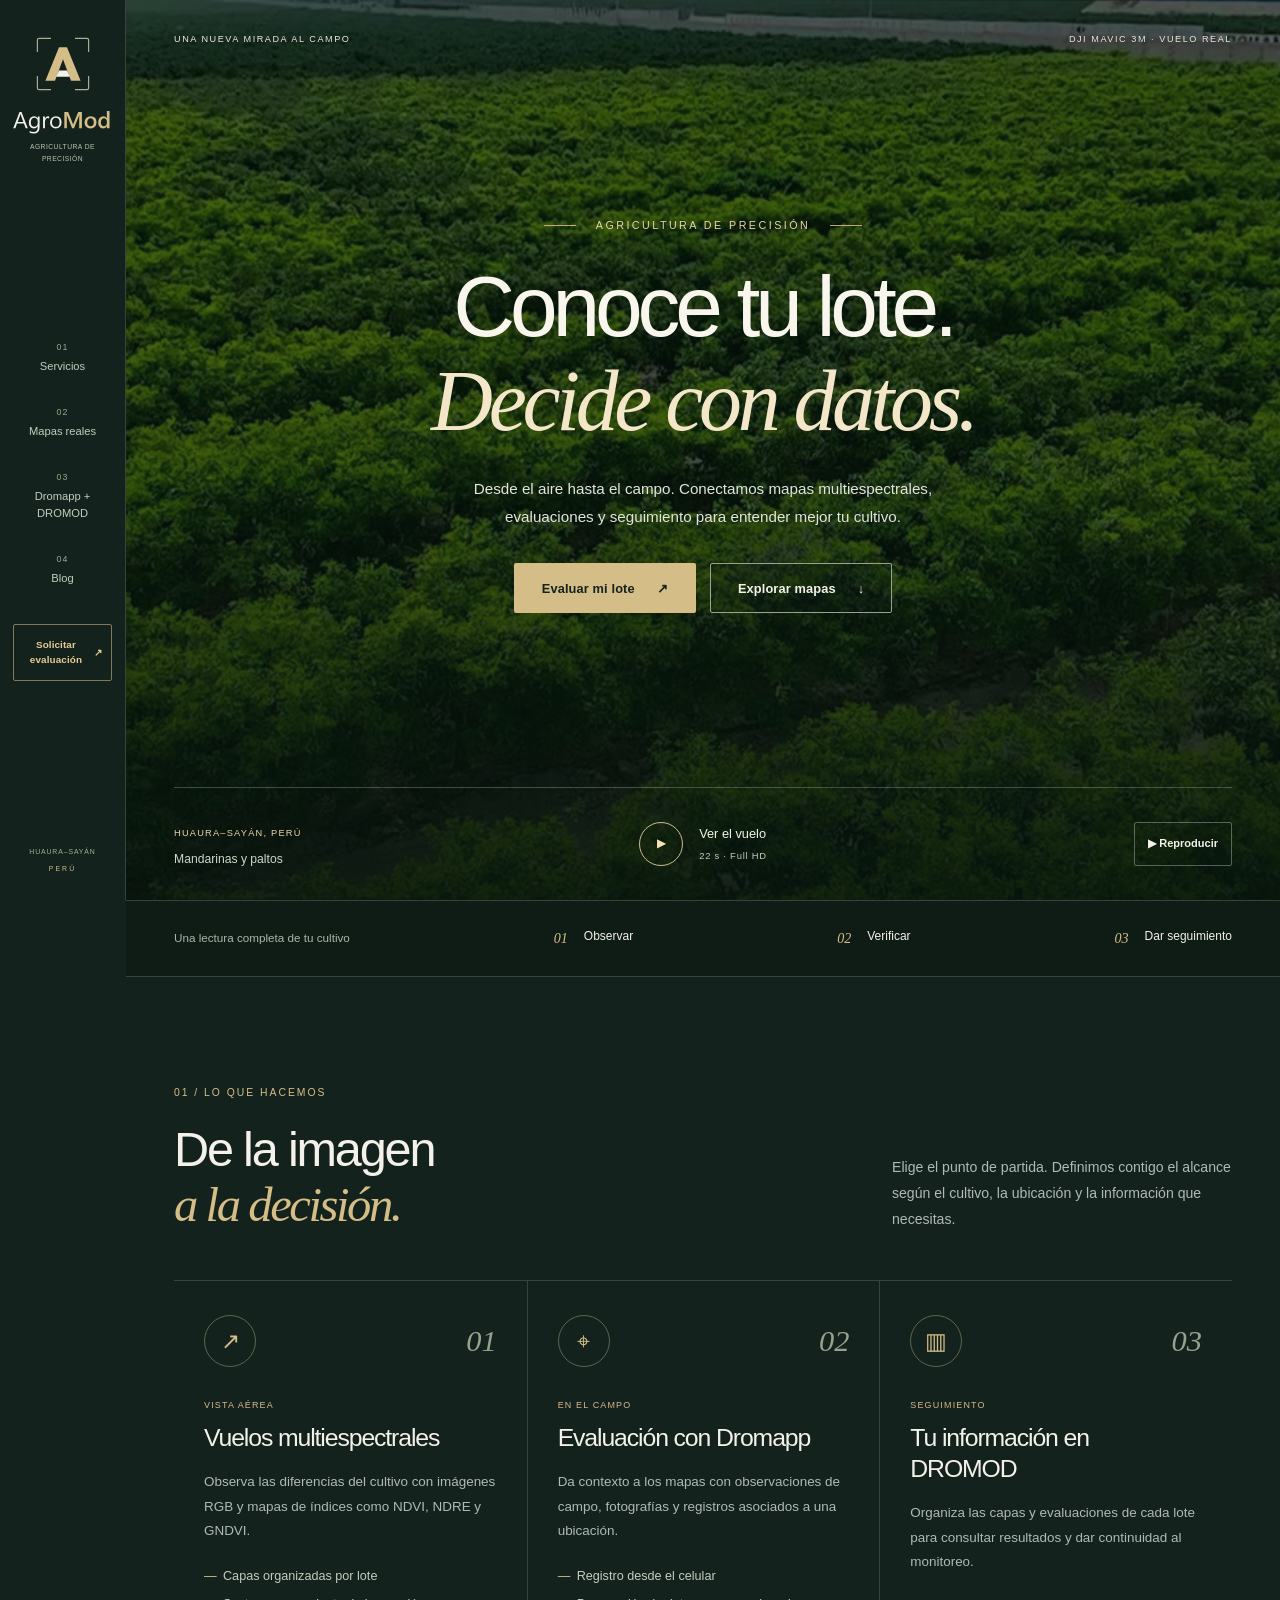
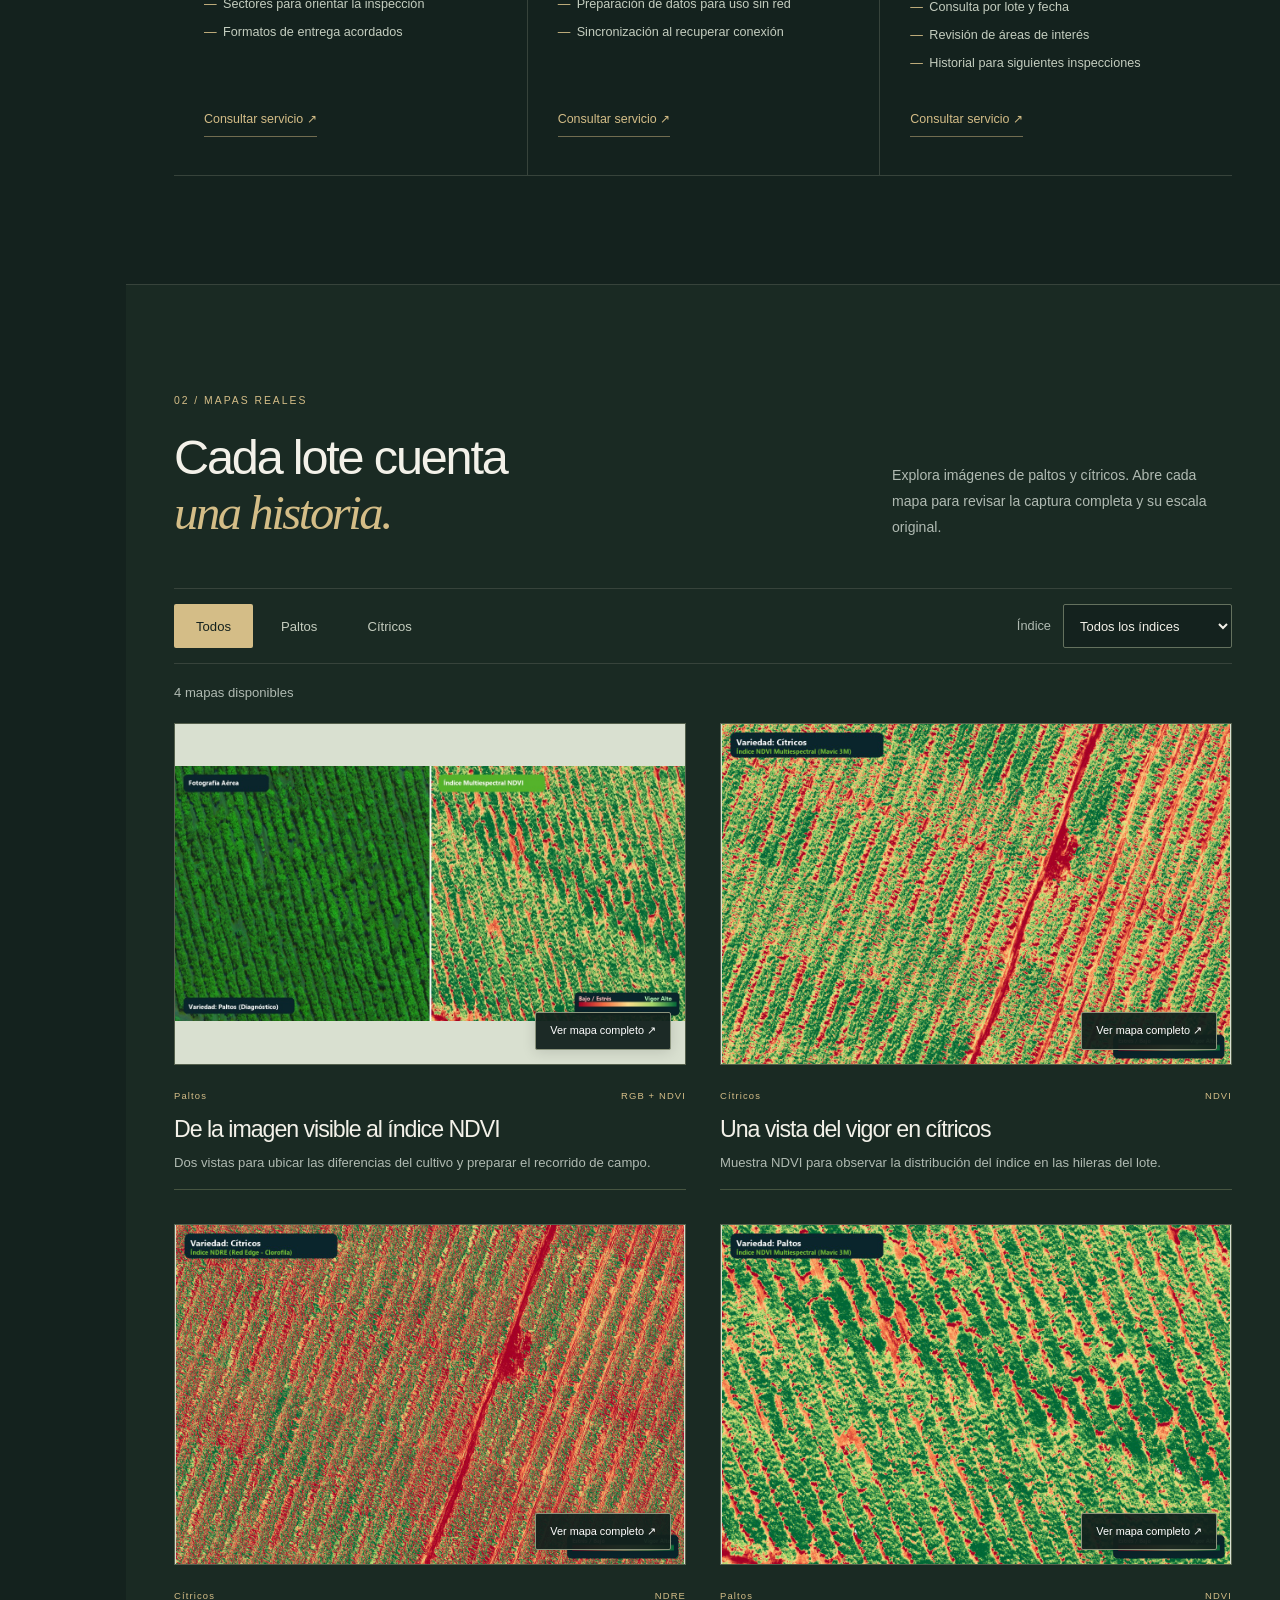
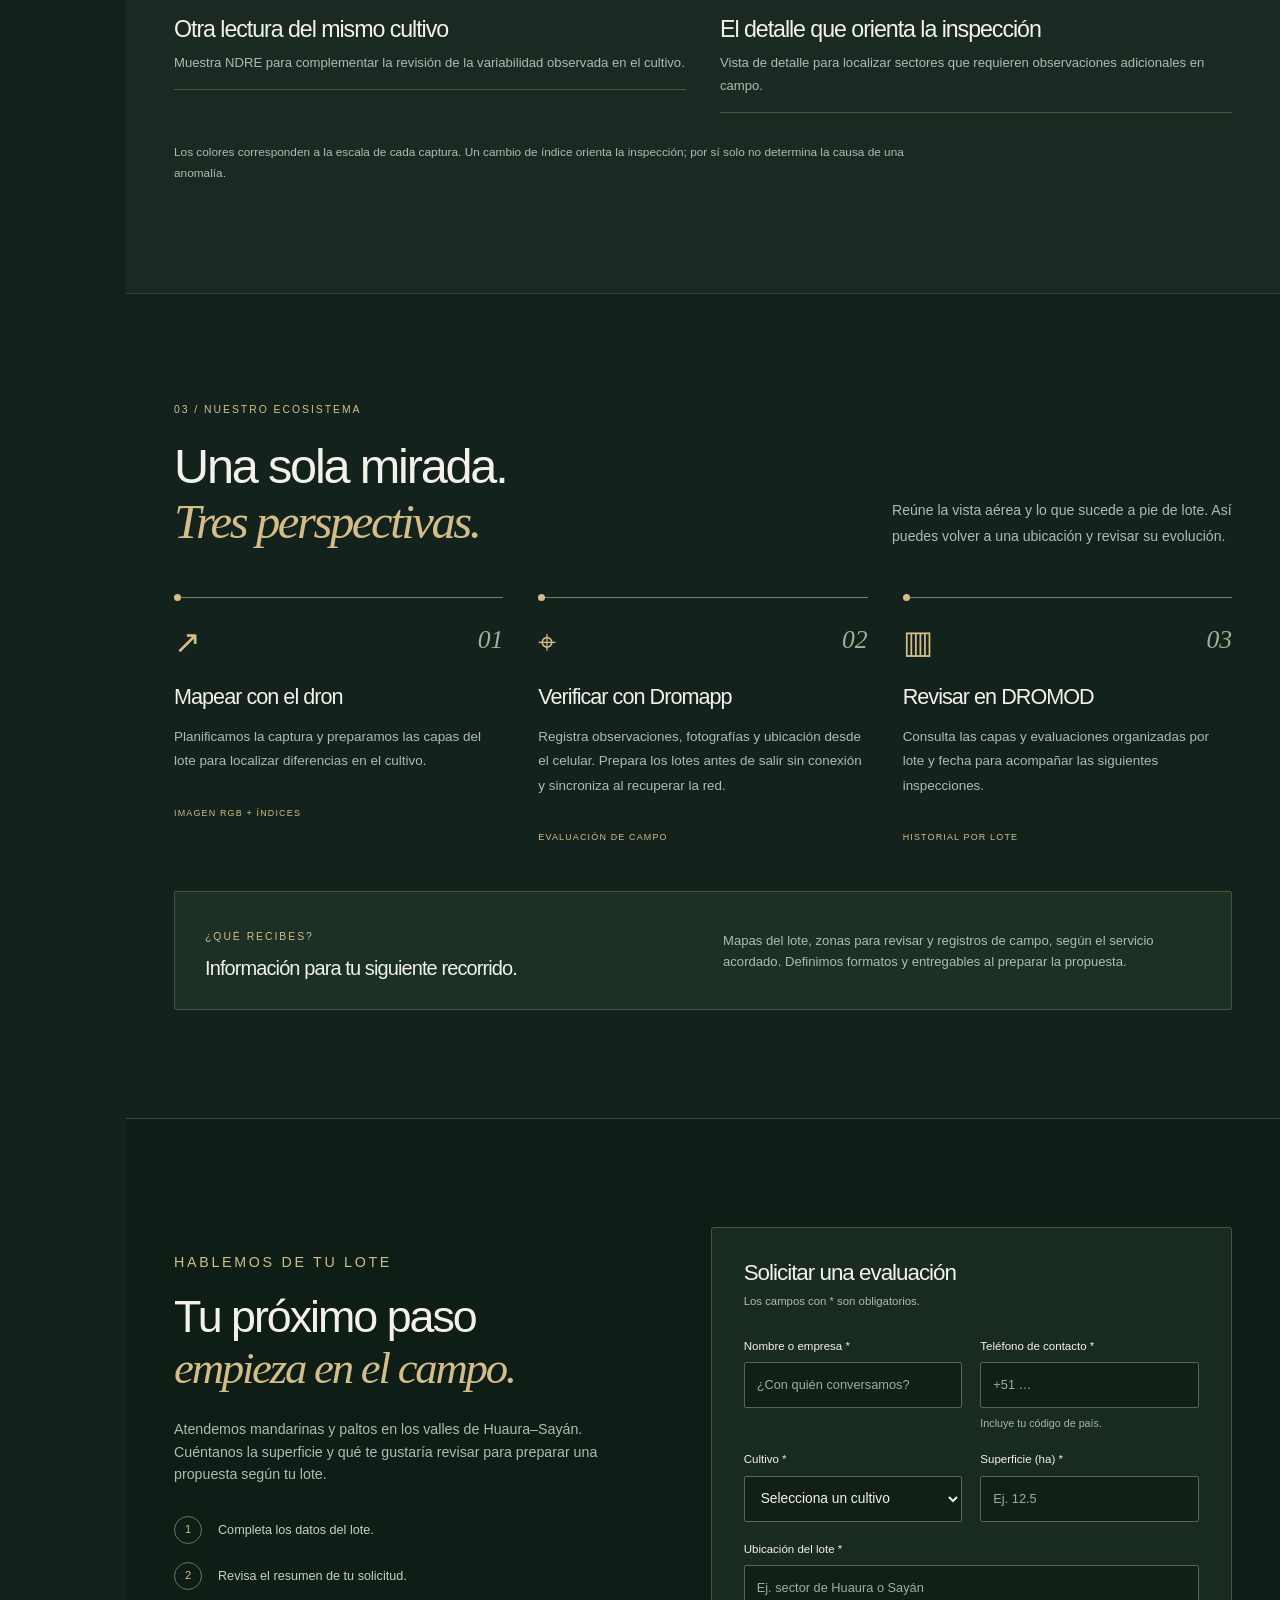
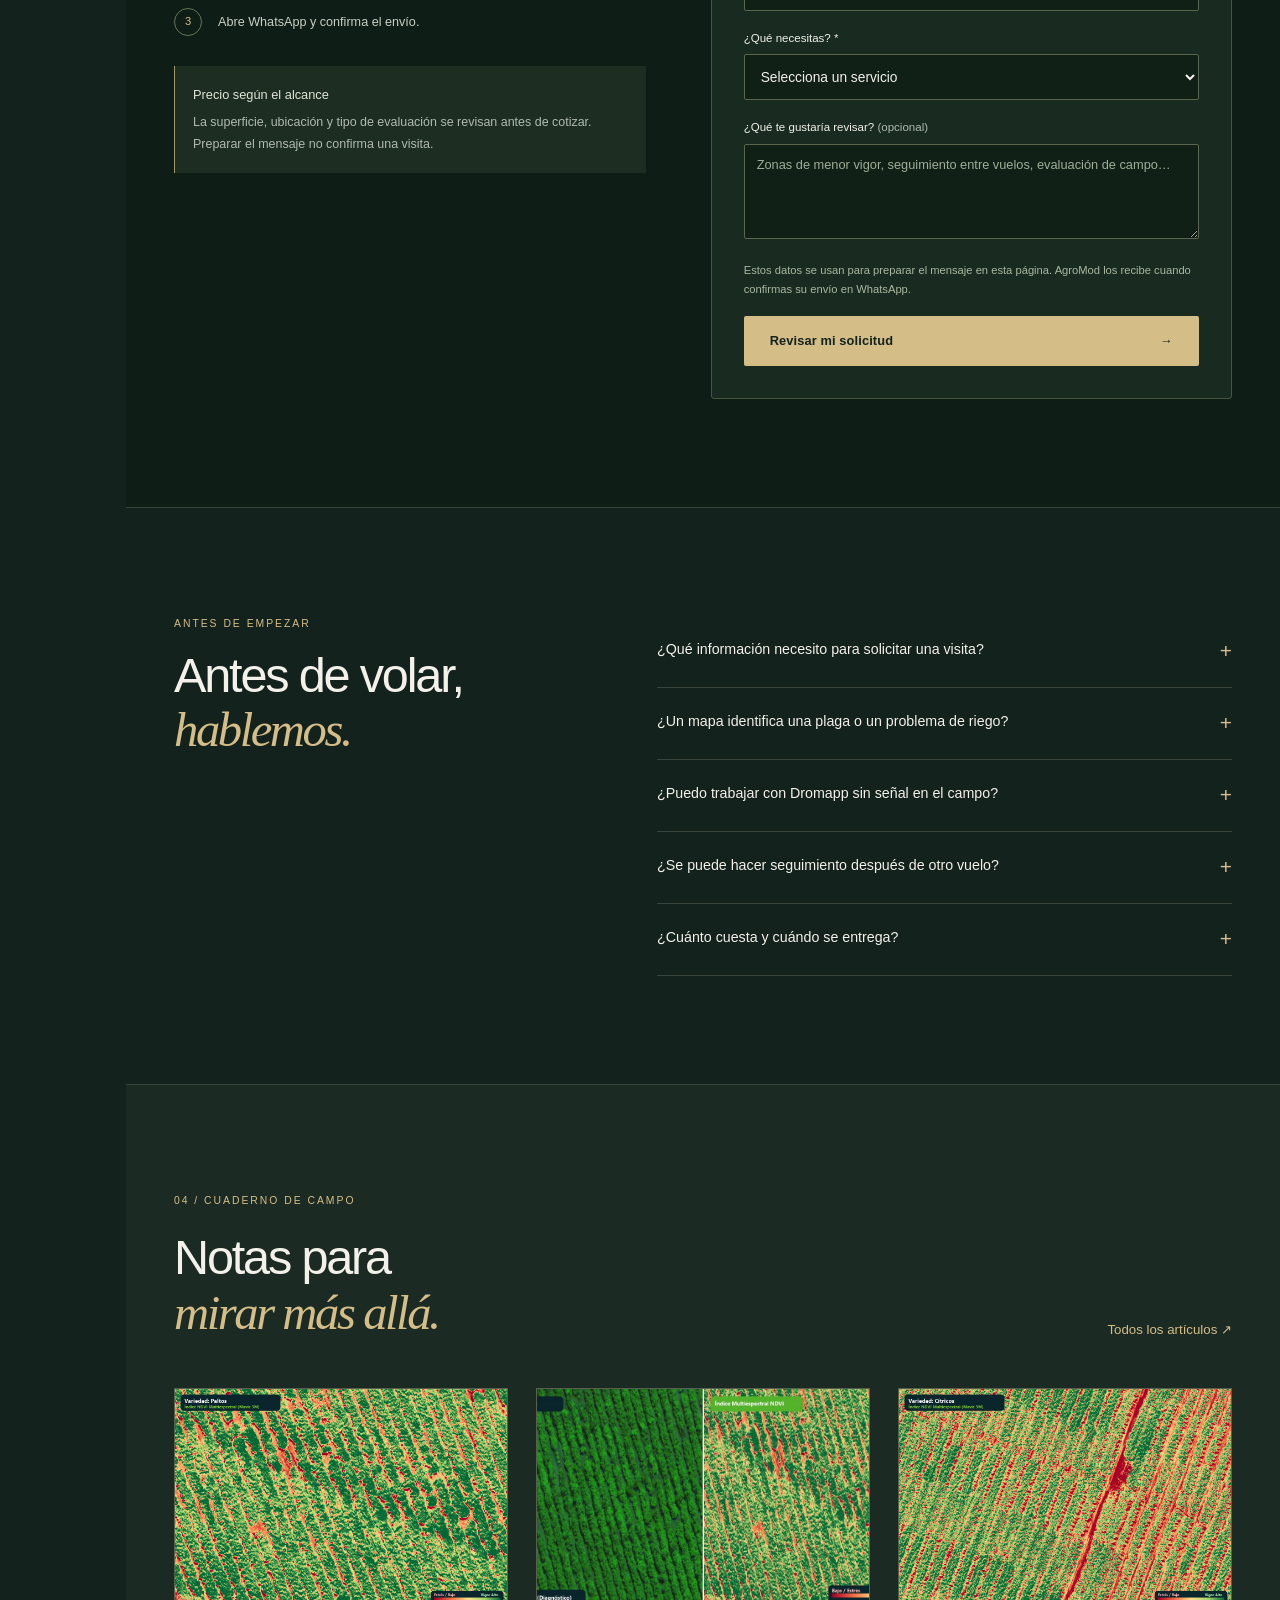
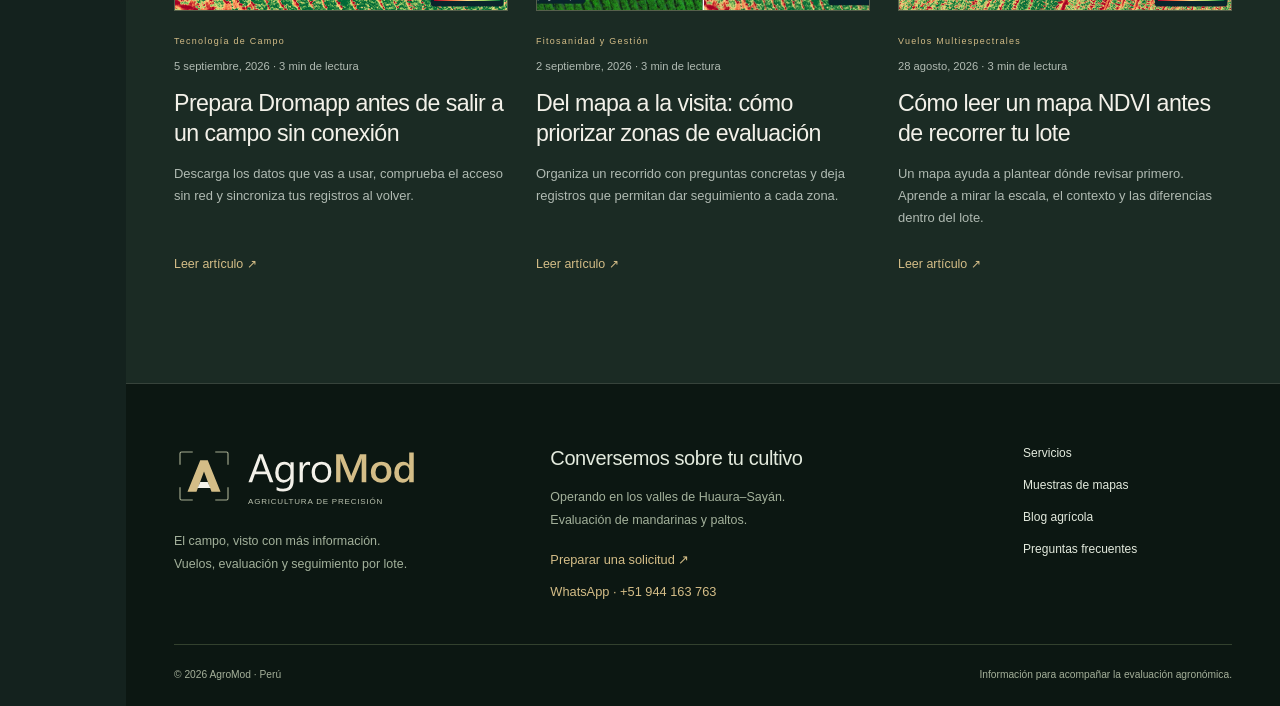
<file: index.html>
<!doctype html>
<html lang="es">
<head>
<meta charset="utf-8">
<meta name="viewport" content="width=device-width, initial-scale=1">
<meta name="theme-color" content="#14221e">
<title>AgroMod | Vuelos multiespectrales y evaluación de cultivos</title>
<meta name="description" content="Vuelos multiespectrales, evaluación con Dromapp y seguimiento en DROMOD para mandarinas y paltos en los valles de Huaura–Sayán. Solicita tu cotización personalizada.">
<meta property="og:type" content="website">
<meta property="og:title" content="AgroMod | Vuelos multiespectrales y evaluación de cultivos">
<meta property="og:description" content="Vuelos multiespectrales, evaluación con Dromapp y seguimiento en DROMOD para mandarinas y paltos en los valles de Huaura–Sayán. Solicita tu cotización personalizada.">
<link rel="icon" href="assets/images/favicon.svg?v=20260911-2" type="image/svg+xml">
<link rel="stylesheet" href="assets/css/style.css?v=20260911-2">
<link rel="stylesheet" href="assets/css/editorial.css?v=20260911-2">
<script src="assets/js/data.js?v=20260911-2" defer></script>
<script src="assets/js/api.js?v=20260911-2" defer></script>
<script src="assets/js/main.js?v=20260911-2" defer></script>
<script src="assets/js/video.js?v=20260911-2" defer></script>
</head>
<body>
<a class="skip-link" href="#contenido">Saltar al contenido</a>
<header class="site-header">
  <div class="container nav-wrap">
    <a class="wordmark" href="index.html" aria-label="AgroMod, inicio"><img class="brand-symbol" src="assets/images/agromod-mark.svg?v=20260911-2" width="80" height="80" alt=""><span class="brand-lockup"><img class="brand-name" src="assets/images/agromod-wordmark.svg?v=20260911-2" width="187" height="55" alt=""><small>AGRICULTURA DE PRECISIÓN</small></span></a>
    <button class="menu-toggle" id="mobile-menu-btn" type="button" aria-controls="mobile-menu" aria-expanded="false" aria-label="Abrir menú"><span></span><span></span><span></span></button>
    <nav id="mobile-menu" class="main-nav" aria-label="Principal">
      <a href="#servicios" data-step="01">Servicios</a>
      <a href="#galeria" data-step="02">Mapas reales</a>
      <a href="#ecosistema" data-step="03">Dromapp + DROMOD</a>
      <a href="blog.html" data-step="04">Blog</a>
      <a class="button button-small" href="#cotizador">Solicitar evaluación <span aria-hidden="true">↗</span></a>
    </nav>
    <p class="rail-location">HUAURA–SAYÁN<span>PERÚ</span></p>
  </div>
</header>
<main id="contenido">
<section class="hero" aria-labelledby="hero-title">
  <div class="flight-stage" id="flight-stage">
    <img src="assets/images/vuelo-m3m-poster.jpg" width="1200" height="675" alt="Vista aérea de hileras de árboles de cultivo durante un vuelo con el DJI Mavic 3M" fetchpriority="high">
    <video id="hero-flight-video" class="flight-preview" muted loop playsinline preload="none" data-src="assets/video/vuelo-m3m-fondo-720p.mp4" aria-hidden="true"></video>
  </div>
  <div class="container hero-top"><span>UNA NUEVA MIRADA AL CAMPO</span><span>DJI MAVIC 3M · VUELO REAL</span></div>
  <div class="container hero-grid">
    <div class="hero-copy">
      <p class="eyebrow">AGRICULTURA DE PRECISIÓN</p>
      <h1 id="hero-title">Conoce tu lote.<br><em>Decide con datos.</em></h1>
      <p class="hero-description">Desde el aire hasta el campo. Conectamos mapas multiespectrales, evaluaciones y seguimiento para entender mejor tu cultivo.</p>
      <div class="button-row"><a class="button button-lime" href="#cotizador">Evaluar mi lote <span aria-hidden="true">↗</span></a><a class="button button-ghost" href="#galeria">Explorar mapas <span aria-hidden="true">↓</span></a></div>
    </div>
  </div>
  <div class="container hero-bottom">
    <div class="hero-territory"><span class="eyebrow">HUAURA–SAYÁN, PERÚ</span><p>Mandarinas y paltos</p></div>
    <a href="assets/video/vuelo-m3m-1080p.mp4" id="flight-open" class="flight-watch"><span class="flight-play-icon" aria-hidden="true">▶</span><span>Ver el vuelo<span class="flight-length">22 s · Full HD</span></span></a>
    <button id="hero-video-toggle" class="flight-toggle" type="button" aria-controls="hero-flight-video" aria-label="Reproducir vista previa" hidden>▶ Reproducir</button>
  </div>
  <p class="sr-only" id="flight-preview-status" role="status">Grabación real con DJI Mavic 3M · Vista previa sin sonido.</p>
</section>
<div class="context-strip"><div class="container"><p>Una lectura completa de tu cultivo</p><span>01 <strong>Observar</strong></span><span>02 <strong>Verificar</strong></span><span>03 <strong>Dar seguimiento</strong></span></div></div>

<section class="section container" id="servicios" aria-labelledby="services-title">
  <div class="section-heading"><div><p class="eyebrow">01 / LO QUE HACEMOS</p><h2 id="services-title">De la imagen<br><em>a la decisión.</em></h2></div><p>Elige el punto de partida. Definimos contigo el alcance según el cultivo, la ubicación y la información que necesitas.</p></div>
  <div id="services-grid" class="services-grid"><p>Cargando servicios…</p></div>
  <noscript><p>Ofrecemos vuelos multiespectrales, evaluación con Dromapp y seguimiento con DROMOD. Activa JavaScript para preparar tu solicitud.</p></noscript>
</section>

<section class="section gallery-section" id="galeria" aria-labelledby="gallery-title">
  <div class="container">
    <div class="section-heading"><div><p class="eyebrow">02 / MAPAS REALES</p><h2 id="gallery-title">Cada lote cuenta<br><em>una historia.</em></h2></div><p>Explora imágenes de paltos y cítricos. Abre cada mapa para revisar la captura completa y su escala original.</p></div>
    <div class="gallery-toolbar">
      <div class="filter-group" role="group" aria-label="Filtrar mapas por cultivo"><button class="filter-button" aria-pressed="true" data-crop="all">Todos</button><button class="filter-button" aria-pressed="false" data-crop="paltos">Paltos</button><button class="filter-button" aria-pressed="false" data-crop="citricos">Cítricos</button></div>
      <label class="inline-select">Índice <select id="gallery-index"><option value="all">Todos los índices</option><option value="NDVI">NDVI</option><option value="NDRE">NDRE</option><option value="RGB">RGB</option></select></label>
    </div>
    <p id="gallery-count" class="small-text" role="status"></p>
    <div id="gallery-grid" class="gallery-grid"></div>
    <p class="section-note">Los colores corresponden a la escala de cada captura. Un cambio de índice orienta la inspección; por sí solo no determina la causa de una anomalía.</p>
  </div>
</section>

<section class="section container" id="ecosistema" aria-labelledby="ecosystem-title">
  <div class="section-heading"><div><p class="eyebrow">03 / NUESTRO ECOSISTEMA</p><h2 id="ecosystem-title">Una sola mirada.<br><em>Tres perspectivas.</em></h2></div><p>Reúne la vista aérea y lo que sucede a pie de lote. Así puedes volver a una ubicación y revisar su evolución.</p></div>
  <div class="workflow">
    <article><span class="step-number">01</span><div class="workflow-icon" aria-hidden="true">↗</div><h3>Mapear con el dron</h3><p>Planificamos la captura y preparamos las capas del lote para localizar diferencias en el cultivo.</p><span class="workflow-tag">IMAGEN RGB + ÍNDICES</span></article>
    <article><span class="step-number">02</span><div class="workflow-icon" aria-hidden="true">⌖</div><h3>Verificar con Dromapp</h3><p>Registra observaciones, fotografías y ubicación desde el celular. Prepara los lotes antes de salir sin conexión y sincroniza al recuperar la red.</p><span class="workflow-tag">EVALUACIÓN DE CAMPO</span></article>
    <article><span class="step-number">03</span><div class="workflow-icon" aria-hidden="true">▥</div><h3>Revisar en DROMOD</h3><p>Consulta las capas y evaluaciones organizadas por lote y fecha para acompañar las siguientes inspecciones.</p><span class="workflow-tag">HISTORIAL POR LOTE</span></article>
  </div>
  <div class="deliverable-strip"><div><span class="eyebrow">¿QUÉ RECIBES?</span><h3>Información para tu siguiente recorrido.</h3></div><p>Mapas del lote, zonas para revisar y registros de campo, según el servicio acordado. Definimos formatos y entregables al preparar la propuesta.</p></div>
</section>

<section class="section inquiry-section" id="cotizador" aria-labelledby="quote-title">
  <div class="container inquiry-layout">
    <div class="inquiry-copy"><p class="eyebrow">HABLEMOS DE TU LOTE</p><h2 id="quote-title">Tu próximo paso<br><em>empieza en el campo.</em></h2><p>Atendemos mandarinas y paltos en los valles de Huaura–Sayán. Cuéntanos la superficie y qué te gustaría revisar para preparar una propuesta según tu lote.</p>
      <ol class="request-steps"><li><span>1</span>Completa los datos del lote.</li><li><span>2</span>Revisa el resumen de tu solicitud.</li><li><span>3</span>Abre WhatsApp y confirma el envío.</li></ol>
      <div class="quote-note"><strong>Precio según el alcance</strong><p>La superficie, ubicación y tipo de evaluación se revisan antes de cotizar. Preparar el mensaje no confirma una visita.</p></div>
    </div>
    <div class="inquiry-panel">
      <form id="quote-form">
        <div class="form-heading"><h3>Solicitar una evaluación</h3><p>Los campos con * son obligatorios.</p></div>
        <div class="form-grid">
          <div class="field"><label for="quote-name">Nombre o empresa *</label><input id="quote-name" name="name" required maxlength="100" autocomplete="name" placeholder="¿Con quién conversamos?"></div>
          <div class="field"><label for="quote-phone">Teléfono de contacto *</label><input id="quote-phone" name="phone" required type="tel" inputmode="tel" maxlength="24" autocomplete="tel" placeholder="+51 …" aria-describedby="phone-help"><small id="phone-help">Incluye tu código de país.</small></div>
          <div class="field"><label for="quote-crop">Cultivo *</label><select id="quote-crop" name="crop" required><option value="">Selecciona un cultivo</option><option value="Mandarina">Mandarinas</option><option value="Palto">Paltos</option></select></div>
          <div class="field"><label for="quote-hectares">Superficie (ha) *</label><input id="quote-hectares" name="hectares" type="number" required min="0.01" max="100000" step="0.01" inputmode="decimal" placeholder="Ej. 12.5"></div>
          <div class="field field-wide"><label for="quote-location">Ubicación del lote *</label><input id="quote-location" name="location" required maxlength="160" autocomplete="off" placeholder="Ej. sector de Huaura o Sayán"></div>
          <div class="field field-wide"><label for="quote-service">¿Qué necesitas? *</label><select id="quote-service" name="service" required><option value="">Selecciona un servicio</option></select></div>
          <div class="field field-wide"><label for="quote-notes">¿Qué te gustaría revisar? <span>(opcional)</span></label><textarea id="quote-notes" name="notes" maxlength="1200" rows="3" placeholder="Zonas de menor vigor, seguimiento entre vuelos, evaluación de campo…"></textarea></div>
        </div>
        <p class="form-privacy">Estos datos se usan para preparar el mensaje en esta página. AgroMod los recibe cuando confirmas su envío en WhatsApp.</p>
        <button class="button form-submit" type="submit">Revisar mi solicitud <span aria-hidden="true">→</span></button>
        <p id="quote-error" class="error-message" role="alert" hidden></p>
      </form>
      <section id="quote-result" class="quote-result" aria-labelledby="result-title" hidden>
        <p class="eyebrow">SOLICITUD PREPARADA</p><h3 id="result-title" tabindex="-1">Revisa antes de enviar</h3><p>Todavía no se ha enviado. Puedes editar los datos o copiar el resumen.</p>
        <label class="sr-only" for="quote-summary">Resumen de la solicitud</label><textarea id="quote-summary" rows="12" readonly></textarea>
        <p id="contact-unavailable" class="quote-note" hidden>El contacto por WhatsApp aún no está disponible. Puedes copiar el resumen de tu solicitud.</p>
        <div class="button-row"><a id="quote-whatsapp" class="button" target="_blank" rel="noopener noreferrer" hidden>Abrir WhatsApp ↗</a><button class="button button-outline" id="quote-copy" type="button">Copiar resumen</button><button class="text-button" id="quote-edit" type="button">Editar datos</button></div>
        <p id="copy-status" role="status" class="small-text"></p>
      </section>
    </div>
  </div>
</section>

<section class="section container faq-layout" id="preguntas" aria-labelledby="faq-title">
  <div><p class="eyebrow">ANTES DE EMPEZAR</p><h2 id="faq-title">Antes de volar,<br><em>hablemos.</em></h2></div>
  <div class="faq-list">
    <details><summary>¿Qué información necesito para solicitar una visita?</summary><p>Cultivo, superficie aproximada, ubicación y objetivo de la evaluación. Si tienes límites del lote o mapas anteriores, podemos revisar su disponibilidad al coordinar el trabajo.</p></details>
    <details><summary>¿Un mapa identifica una plaga o un problema de riego?</summary><p>El mapa ayuda a localizar diferencias para orientar el recorrido. La causa se revisa con observaciones y, cuando corresponda, otras mediciones en campo.</p></details>
    <details><summary>¿Puedo trabajar con Dromapp sin señal en el campo?</summary><p>Prepara y descarga previamente los datos y capas que usarás, y verifica su disponibilidad sin conexión antes de salir. Los registros locales se sincronizan con DROMOD cuando vuelves a tener acceso al servidor.</p></details>
    <details><summary>¿Se puede hacer seguimiento después de otro vuelo?</summary><p>Podemos organizar la información por lote y fecha para revisar la evolución. Conviene acordar las áreas de interés y condiciones de captura para que la comparación sea útil.</p></details>
    <details><summary>¿Cuánto cuesta y cuándo se entrega?</summary><p>Se define en la propuesta según ubicación, superficie, alcance y condiciones del vuelo. La solicitud no genera un precio automático ni reserva una fecha.</p></details>
  </div>
</section>

<section class="section blog-section"><div class="container"><div class="section-heading"><div><p class="eyebrow">04 / CUADERNO DE CAMPO</p><h2>Notas para<br><em>mirar más allá.</em></h2></div><a class="text-link" href="blog.html">Todos los artículos ↗</a></div><div id="recent-blog-grid" class="blog-grid"><p>Cargando artículos…</p></div></div></section>
</main>
<footer class="site-footer" id="contacto"><div class="container footer-main">
  <div><a class="wordmark" href="index.html" aria-label="AgroMod, inicio"><img class="brand-symbol" src="assets/images/agromod-mark.svg?v=20260911-2" width="80" height="80" alt=""><span class="brand-lockup"><img class="brand-name" src="assets/images/agromod-wordmark.svg?v=20260911-2" width="187" height="55" alt=""><small>AGRICULTURA DE PRECISIÓN</small></span></a><p>El campo, visto con más información.<br>Vuelos, evaluación y seguimiento por lote.</p></div>
  <div><h2>Conversemos sobre tu cultivo</h2><p>Operando en los valles de Huaura–Sayán.<br>Evaluación de mandarinas y paltos.</p><a class="text-link" href="index.html#cotizador">Preparar una solicitud <span aria-hidden="true">↗</span></a><a class="footer-whatsapp" data-whatsapp hidden target="_blank" rel="noopener noreferrer">Contactar por WhatsApp</a></div>
  <div class="footer-links"><a href="index.html#servicios">Servicios</a><a href="index.html#galeria">Muestras de mapas</a><a href="blog.html">Blog agrícola</a><a href="index.html#preguntas">Preguntas frecuentes</a></div>
</div><div class="container footer-bottom"><span>© <span data-year>2026</span> AgroMod · Perú</span><span>Información para acompañar la evaluación agronómica.</span></div></footer>
<dialog id="map-dialog" class="map-dialog" aria-labelledby="map-dialog-title"><div class="dialog-header"><div><p class="eyebrow">CAPTURA COMPLETA</p><h2 id="map-dialog-title"></h2></div><button class="button button-outline button-small" id="map-close" type="button" autofocus>Cerrar <span aria-hidden="true">×</span></button></div><img id="map-dialog-image" alt="" width="1200" height="800"><p id="map-dialog-caption"></p><a id="map-original" class="text-link" target="_blank" rel="noopener noreferrer">Abrir imagen original ↗</a></dialog>
<dialog id="flight-dialog" class="map-dialog flight-dialog" aria-labelledby="flight-dialog-title">
  <div class="dialog-header"><div><p class="eyebrow">AGROMOD · VUELO REAL</p><h2 id="flight-dialog-title">El campo desde el DJI Mavic 3M</h2></div><button id="flight-close" class="button button-outline button-small" type="button" autofocus>Cerrar <span aria-hidden="true">×</span></button></div>
  <video id="flight-full-video" controls playsinline preload="none" poster="assets/images/vuelo-m3m-poster.jpg" data-src="assets/video/vuelo-m3m-1080p.mp4" aria-label="Video completo de un vuelo sobre hileras de árboles de cultivo"></video>
  <p id="flight-full-error" role="alert" hidden>No se pudo cargar el video. <a class="text-link" href="assets/video/vuelo-m3m-1080p.mp4">Abrir el video directamente ↗</a></p>
  <p>Grabación de campo · Usa los controles para pausar, ajustar el sonido o ampliar a pantalla completa.</p>
</dialog>
</body></html>
</file>
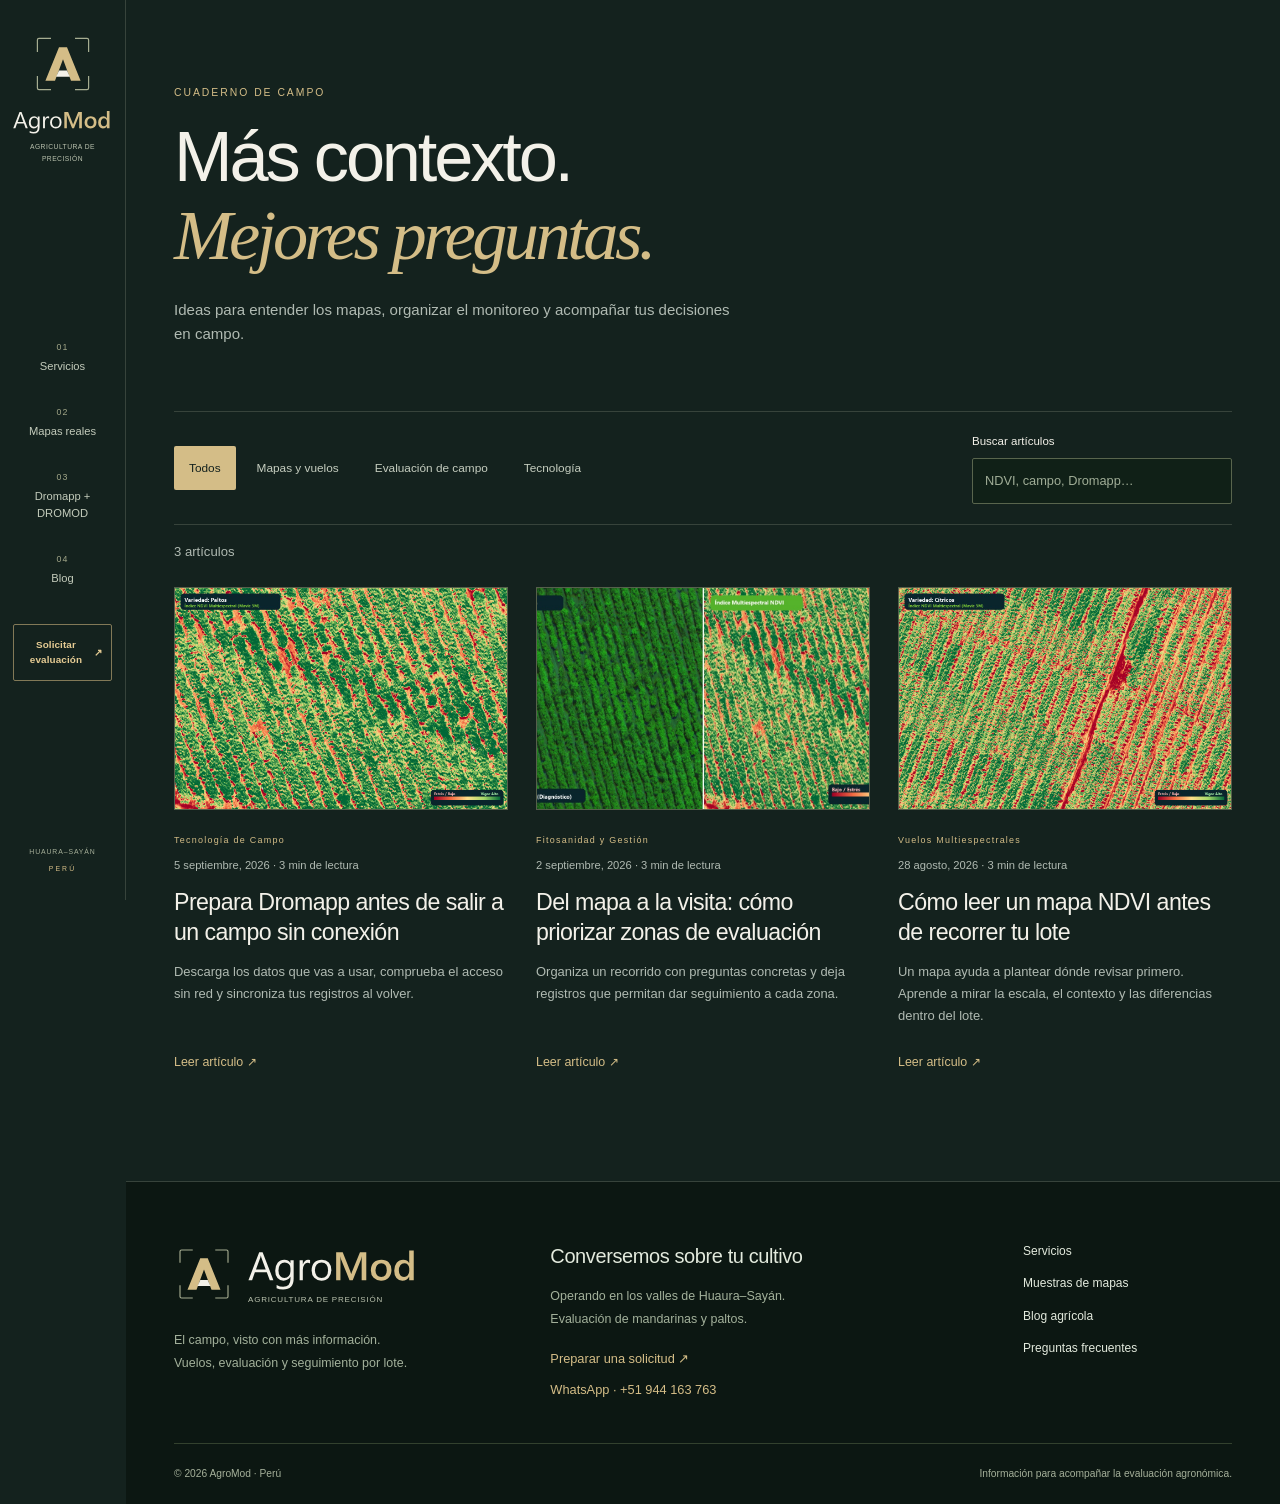
<file: blog.html>
<!doctype html>
<html lang="es">
<head>
<meta charset="utf-8">
<meta name="viewport" content="width=device-width, initial-scale=1">
<meta name="theme-color" content="#14221e">
<title>Blog agrícola | AgroMod</title>
<meta name="description" content="Guías de AgroMod para leer mapas multiespectrales, organizar evaluaciones de campo y dar seguimiento a tus lotes.">
<meta property="og:type" content="website">
<meta property="og:title" content="Blog agrícola | AgroMod">
<meta property="og:description" content="Guías de AgroMod para leer mapas multiespectrales, organizar evaluaciones de campo y dar seguimiento a tus lotes.">
<link rel="icon" href="assets/images/favicon.svg?v=20260911-2" type="image/svg+xml">
<link rel="stylesheet" href="assets/css/style.css?v=20260911-2">
<link rel="stylesheet" href="assets/css/editorial.css?v=20260911-2">
<script src="assets/js/data.js?v=20260911-2" defer></script>
<script src="assets/js/api.js?v=20260911-2" defer></script>
<script src="assets/js/main.js?v=20260911-2" defer></script>
<script src="assets/js/blog.js?v=20260911-2" defer></script></head><body>
<a class="skip-link" href="#contenido">Saltar al contenido</a>
<header class="site-header">
  <div class="container nav-wrap">
    <a class="wordmark" href="index.html" aria-label="AgroMod, inicio"><img class="brand-symbol" src="assets/images/agromod-mark.svg?v=20260911-2" width="80" height="80" alt=""><span class="brand-lockup"><img class="brand-name" src="assets/images/agromod-wordmark.svg?v=20260911-2" width="187" height="55" alt=""><small>AGRICULTURA DE PRECISIÓN</small></span></a>
    <button class="menu-toggle" id="mobile-menu-btn" type="button" aria-controls="mobile-menu" aria-expanded="false" aria-label="Abrir menú"><span></span><span></span><span></span></button>
    <nav id="mobile-menu" class="main-nav" aria-label="Principal">
      <a href="index.html#servicios" data-step="01">Servicios</a>
      <a href="index.html#galeria" data-step="02">Mapas reales</a>
      <a href="index.html#ecosistema" data-step="03">Dromapp + DROMOD</a>
      <a href="blog.html" data-step="04">Blog</a>
      <a class="button button-small" href="index.html#cotizador">Solicitar evaluación <span aria-hidden="true">↗</span></a>
    </nav>
    <p class="rail-location">HUAURA–SAYÁN<span>PERÚ</span></p>
  </div>
</header><main id="contenido"><section class="page-intro container"><p class="eyebrow">CUADERNO DE CAMPO</p><h1>Más contexto.<br><em>Mejores preguntas.</em></h1><p>Ideas para entender los mapas, organizar el monitoreo y acompañar tus decisiones en campo.</p></section>
<section class="container section blog-feed" aria-label="Artículos del blog">
<div class="blog-tools"><div class="filter-group" id="blog-filters" role="group" aria-label="Categorías"><button class="filter-button category-filter-btn" data-category="all" aria-pressed="true">Todos</button><button class="filter-button category-filter-btn" data-category="Vuelos Multiespectrales" aria-pressed="false">Mapas y vuelos</button><button class="filter-button category-filter-btn" data-category="Fitosanidad y Gestión" aria-pressed="false">Evaluación de campo</button><button class="filter-button category-filter-btn" data-category="Tecnología de Campo" aria-pressed="false">Tecnología</button></div><div class="field search-field"><label for="blog-search">Buscar artículos</label><input id="blog-search" type="search" placeholder="NDVI, campo, Dromapp…" maxlength="120"></div></div>
<p id="blog-count" role="status" class="small-text"></p><div id="blog-grid" class="blog-grid"><p>Cargando publicaciones…</p></div><noscript>Activa JavaScript para consultar el catálogo de artículos.</noscript>
</section></main><footer class="site-footer" id="contacto"><div class="container footer-main">
  <div><a class="wordmark" href="index.html" aria-label="AgroMod, inicio"><img class="brand-symbol" src="assets/images/agromod-mark.svg?v=20260911-2" width="80" height="80" alt=""><span class="brand-lockup"><img class="brand-name" src="assets/images/agromod-wordmark.svg?v=20260911-2" width="187" height="55" alt=""><small>AGRICULTURA DE PRECISIÓN</small></span></a><p>El campo, visto con más información.<br>Vuelos, evaluación y seguimiento por lote.</p></div>
  <div><h2>Conversemos sobre tu cultivo</h2><p>Operando en los valles de Huaura–Sayán.<br>Evaluación de mandarinas y paltos.</p><a class="text-link" href="index.html#cotizador">Preparar una solicitud <span aria-hidden="true">↗</span></a><a class="footer-whatsapp" data-whatsapp hidden target="_blank" rel="noopener noreferrer">Contactar por WhatsApp</a></div>
  <div class="footer-links"><a href="index.html#servicios">Servicios</a><a href="index.html#galeria">Muestras de mapas</a><a href="blog.html">Blog agrícola</a><a href="index.html#preguntas">Preguntas frecuentes</a></div>
</div><div class="container footer-bottom"><span>© <span data-year>2026</span> AgroMod · Perú</span><span>Información para acompañar la evaluación agronómica.</span></div></footer></body></html>
</file>
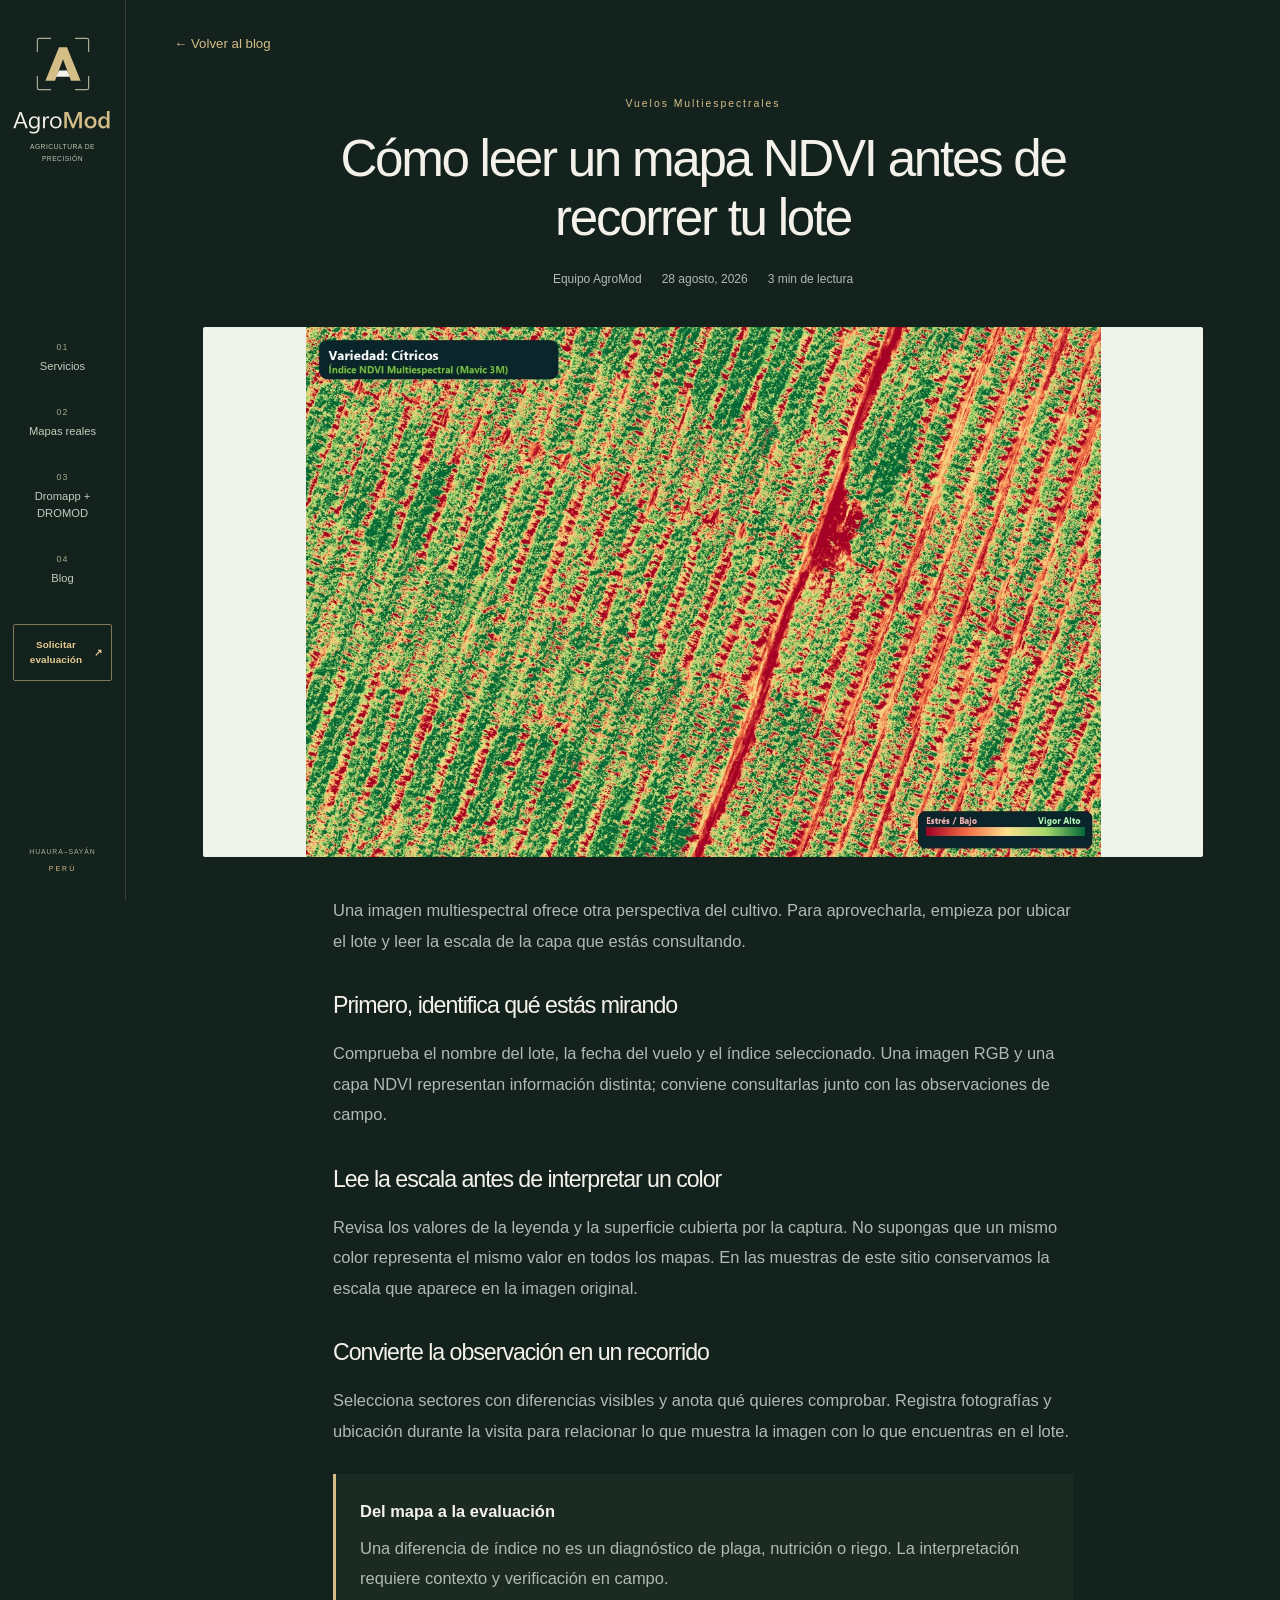
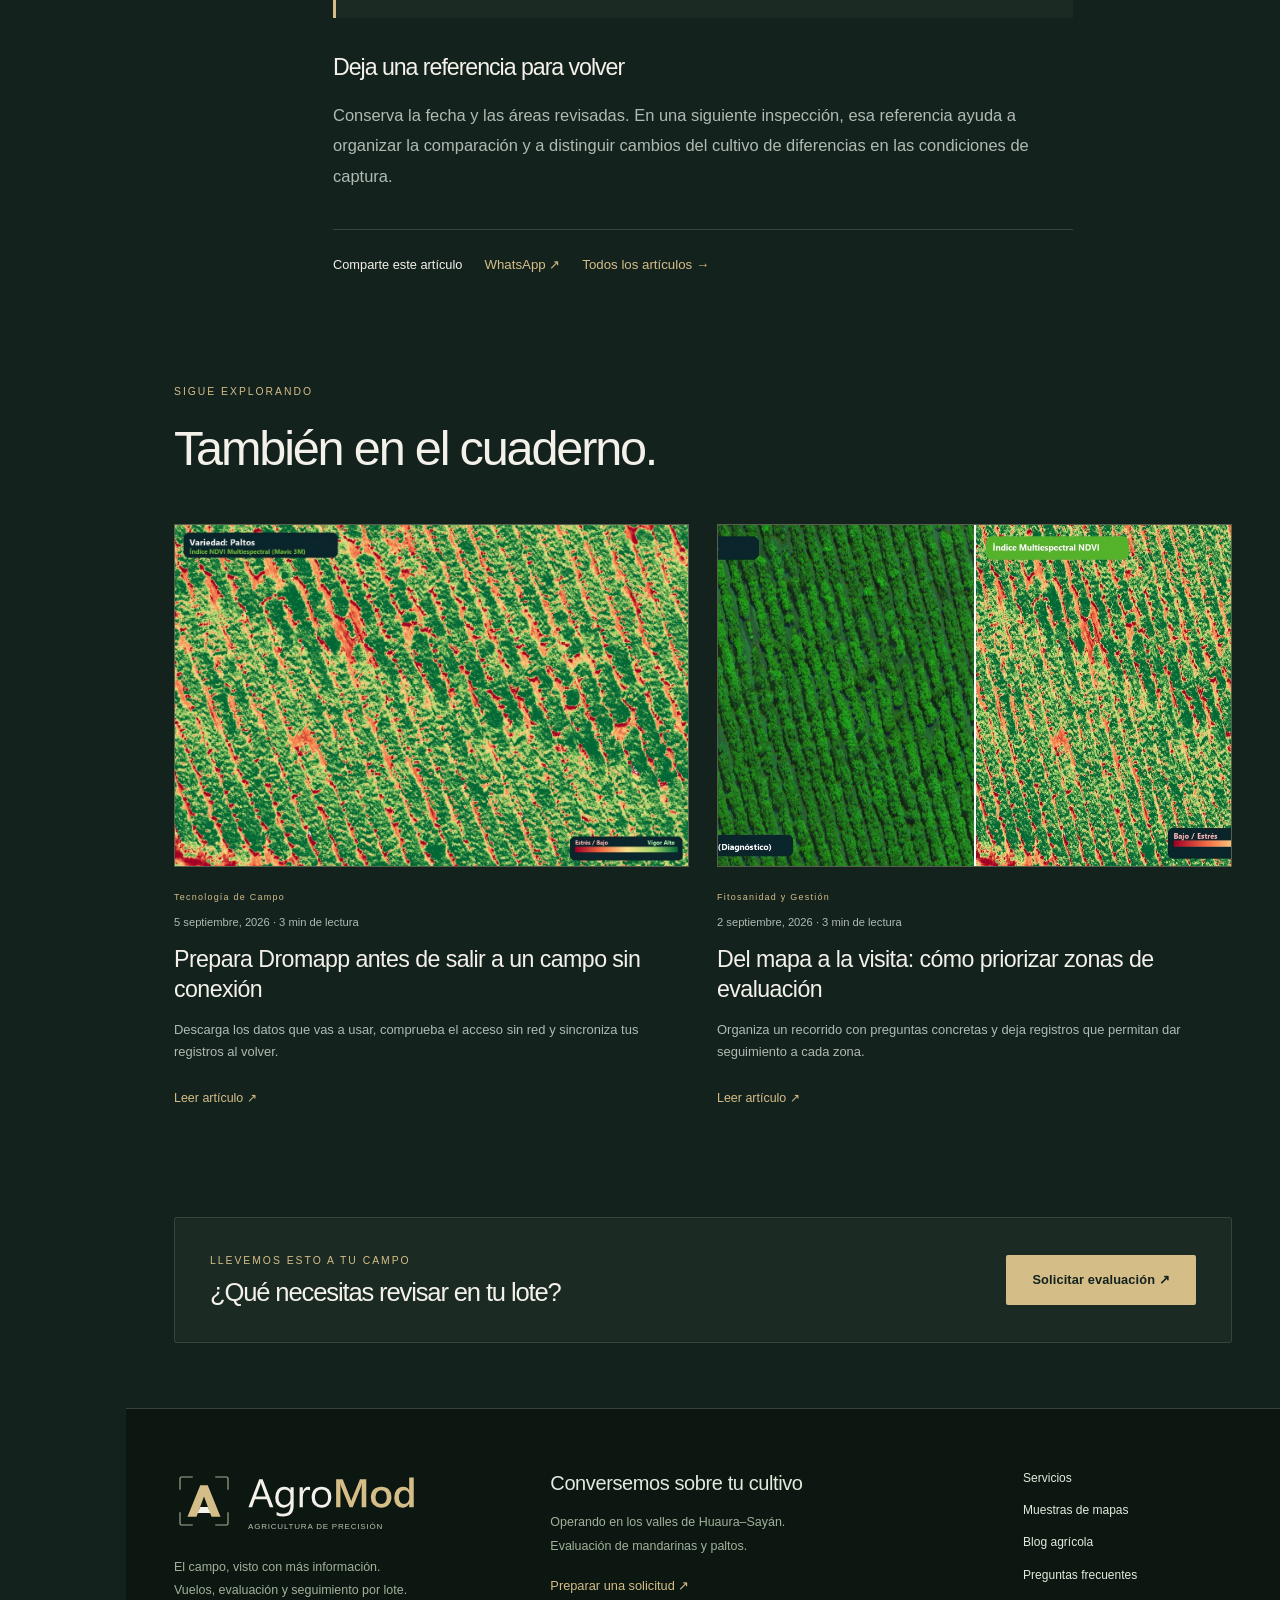
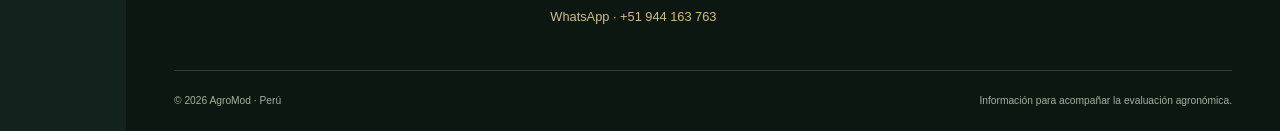
<file: post.html>
<!doctype html>
<html lang="es">
<head>
<meta charset="utf-8">
<meta name="viewport" content="width=device-width, initial-scale=1">
<meta name="theme-color" content="#14221e">
<title>Artículo | Blog AgroMod</title>
<meta name="description" content="Lee las guías de AgroMod sobre mapas del dron, evaluación de campo y seguimiento de cultivos.">
<meta property="og:type" content="website">
<meta property="og:title" content="Artículo | Blog AgroMod">
<meta property="og:description" content="Lee las guías de AgroMod sobre mapas del dron, evaluación de campo y seguimiento de cultivos.">
<link rel="icon" href="assets/images/favicon.svg?v=20260911-2" type="image/svg+xml">
<link rel="stylesheet" href="assets/css/style.css?v=20260911-2">
<link rel="stylesheet" href="assets/css/editorial.css?v=20260911-2">
<script src="assets/js/data.js?v=20260911-2" defer></script>
<script src="assets/js/api.js?v=20260911-2" defer></script>
<script src="assets/js/main.js?v=20260911-2" defer></script>
<script src="assets/js/blog.js?v=20260911-2" defer></script></head><body>
<a class="skip-link" href="#contenido">Saltar al contenido</a>
<header class="site-header">
  <div class="container nav-wrap">
    <a class="wordmark" href="index.html" aria-label="AgroMod, inicio"><img class="brand-symbol" src="assets/images/agromod-mark.svg?v=20260911-2" width="80" height="80" alt=""><span class="brand-lockup"><img class="brand-name" src="assets/images/agromod-wordmark.svg?v=20260911-2" width="187" height="55" alt=""><small>AGRICULTURA DE PRECISIÓN</small></span></a>
    <button class="menu-toggle" id="mobile-menu-btn" type="button" aria-controls="mobile-menu" aria-expanded="false" aria-label="Abrir menú"><span></span><span></span><span></span></button>
    <nav id="mobile-menu" class="main-nav" aria-label="Principal">
      <a href="index.html#servicios" data-step="01">Servicios</a>
      <a href="index.html#galeria" data-step="02">Mapas reales</a>
      <a href="index.html#ecosistema" data-step="03">Dromapp + DROMOD</a>
      <a href="blog.html" data-step="04">Blog</a>
      <a class="button button-small" href="index.html#cotizador">Solicitar evaluación <span aria-hidden="true">↗</span></a>
    </nav>
    <p class="rail-location">HUAURA–SAYÁN<span>PERÚ</span></p>
  </div>
</header><main id="contenido"><div class="container article-breadcrumb"><a class="text-link" href="blog.html">← Volver al blog</a></div><article id="post-article-container" class="container article-container"><p role="status">Cargando artículo…</p><noscript>Activa JavaScript para leer el artículo.</noscript></article><section class="container section" id="related-section"><div class="section-heading"><div><p class="eyebrow">SIGUE EXPLORANDO</p><h2>También en el cuaderno.</h2></div></div><div class="blog-grid" id="related-posts-container"></div></section><section class="container article-cta"><div><p class="eyebrow">LLEVEMOS ESTO A TU CAMPO</p><h2>¿Qué necesitas revisar en tu lote?</h2></div><a class="button" href="index.html#cotizador">Solicitar evaluación ↗</a></section></main><footer class="site-footer" id="contacto"><div class="container footer-main">
  <div><a class="wordmark" href="index.html" aria-label="AgroMod, inicio"><img class="brand-symbol" src="assets/images/agromod-mark.svg?v=20260911-2" width="80" height="80" alt=""><span class="brand-lockup"><img class="brand-name" src="assets/images/agromod-wordmark.svg?v=20260911-2" width="187" height="55" alt=""><small>AGRICULTURA DE PRECISIÓN</small></span></a><p>El campo, visto con más información.<br>Vuelos, evaluación y seguimiento por lote.</p></div>
  <div><h2>Conversemos sobre tu cultivo</h2><p>Operando en los valles de Huaura–Sayán.<br>Evaluación de mandarinas y paltos.</p><a class="text-link" href="index.html#cotizador">Preparar una solicitud <span aria-hidden="true">↗</span></a><a class="footer-whatsapp" data-whatsapp hidden target="_blank" rel="noopener noreferrer">Contactar por WhatsApp</a></div>
  <div class="footer-links"><a href="index.html#servicios">Servicios</a><a href="index.html#galeria">Muestras de mapas</a><a href="blog.html">Blog agrícola</a><a href="index.html#preguntas">Preguntas frecuentes</a></div>
</div><div class="container footer-bottom"><span>© <span data-year>2026</span> AgroMod · Perú</span><span>Información para acompañar la evaluación agronómica.</span></div></footer></body></html>
</file>
<file: assets/css/style.css>
/* AgroMod: estilos locales, sin dependencias de CDN ni fuentes externas. */
:root {
  --ink:#12352f;
  --muted:#61716a;
  --green:#286442;
  --lime:#c3ef70;
  --paper:#fbfcf8;
  --line:#dfe6dc;
  --navy:#0b302c;
  --soft:#eff3e9;
  --white:#fff;
  --radius:18px
}
* {
  box-sizing:border-box
}
html {
  scroll-behavior:smooth;
  scroll-padding-top:100px
}
body {
  margin:0;
  background:var(--paper);
  color:var(--ink);
  font-family:Inter,"Segoe UI",Arial,sans-serif;
  font-size:16px;
  line-height:1.6
}
body.dialog-open {
  overflow:hidden
}
h1,h2,h3,h4,p,figure {
  margin:0
}
h1,h2,h3,h4 {
  line-height:1.12;
  letter-spacing:-.04em
}
h1 {
  font-size:clamp(2.7rem,5.1vw,4.5rem);
  font-weight:650
}
h2 {
  font-size:clamp(2rem,3.2vw,2.8rem);
  font-weight:650
}
h3 {
  font-size:1.35rem;
  font-weight:650
}
p {
  color:var(--muted)
}
em {
  font-style:normal;
  color:var(--green)
}
a {
  color:inherit;
  text-decoration:none
}
button,input,textarea,select {
  font:inherit
}
button,a,input,select,textarea,summary {
  -webkit-tap-highlight-color:transparent
}
button {
  cursor:pointer
}
button:disabled {
  cursor:wait
}
img {
  display:block;
  max-width:100%;
  height:auto
}
svg {
  display:block
}
button svg {
  pointer-events:none
}
button {
  color:inherit
}
a,button,input,select,textarea,summary {
  touch-action:manipulation
}
button:focus-visible,a:focus-visible,summary:focus-visible {
  outline:3px solid #4488ae;
  outline-offset:4px
}
input:focus,select:focus,textarea:focus {
  outline:2px solid var(--green);
  outline-offset:2px
}
[hidden] {
  display:none!important
}
section[id],footer[id] {
  scroll-margin-top:90px
}
.container {
  width:min(1184px,calc(100% - 64px));
  margin-inline:auto
}
.section {
  padding-block:88px
}
.eyebrow {
  font-size:.68rem;
  letter-spacing:.14em;
  font-weight:750;
  line-height:1.5;
  color:var(--green)
}
.small-text {
  font-size:.82rem;
  color:var(--muted)
}
.sr-only {
  position:absolute;
  width:1px;
  height:1px;
  padding:0;
  margin:-1px;
  overflow:hidden;
  clip:rect(0,0,0,0);
  white-space:nowrap;
  border:0
}
.skip-link {
  position:fixed;
  top:8px;
  left:8px;
  transform:translateY(-150%);
  z-index:100;
  background:white;
  padding:12px;
  border:2px solid var(--green)
}
.skip-link:focus {
  transform:none
}
.site-header {
  background:rgba(251,252,248,.97);
  position:sticky;
  top:0;
  z-index:20;
  border-bottom:1px solid var(--line)
}
.nav-wrap {
  height:88px;
  display:flex;
  align-items:center;
  justify-content:space-between;
  gap:24px
}
.wordmark {
  display:inline-flex;
  align-items:center;
  gap:9px;
  font-size:1.6rem;
  font-weight:500;
  letter-spacing:-1px;
  line-height:1
}
.wordmark strong {
  font-weight:800
}
.wordmark small {
  display:block;
  font-size:.46rem;
  letter-spacing:.145em;
  font-weight:600;
  margin-top:7px
}
.brand-symbol {
  display:flex;
  align-items:center;
  justify-content:center;
  background:var(--navy);
  color:var(--lime);
  width:40px;
  height:40px;
  border-radius:12px;
  font-size:2.2rem;
  font-weight:750;
  line-height:1;
  padding-bottom:4px
}
.main-nav {
  display:flex;
  align-items:center;
  gap:25px;
  font-size:.79rem;
  font-weight:600
}
.main-nav>a:not(.button) {
  padding-block:14px
}
.main-nav>a:not(.button):hover {
  color:var(--green);
  text-decoration:underline;
  text-underline-offset:6px
}
.menu-toggle {
  display:none
}
.button {
  border:1px solid transparent;
  display:inline-flex;
  align-items:center;
  justify-content:center;
  gap:22px;
  border-radius:8px;
  background:var(--green);
  color:white;
  min-height:50px;
  padding:13px 23px;
  font-size:.86rem;
  font-weight:650;
  line-height:1.35;
  text-align:center;
  transition:background .2s,transform .2s
}
.button:hover {
  background:#194d30
}
.button-small {
  min-height:44px;
  font-size:.76rem;
  padding:11px 17px;
  gap:15px
}
.button-lime {
  background:var(--lime);
  color:var(--navy)
}
.button-lime:hover {
  background:#d4ff84
}
.button-ghost {
  background:transparent;
  border-color:#628075;
  color:white
}
.button-ghost:hover {
  background:#254a3c
}
.button-outline {
  border-color:var(--line);
  color:var(--ink);
  background:white
}
.button-outline:hover {
  background:var(--soft)
}
.button-row {
  display:flex;
  gap:12px;
  align-items:center;
  flex-wrap:wrap
}
.text-link,.text-button {
  font-size:.86rem;
  font-weight:650;
  color:var(--green);
  text-underline-offset:5px
}
.text-link:hover,.text-button:hover {
  text-decoration:underline
}
.text-button {
  border:0;
  background:none;
  padding:12px
}
.circle-link {
  width:48px;
  height:48px;
  border:1px solid #6c8b78;
  display:grid;
  place-items:center;
  border-radius:50%;
  font-size:1.5rem;
  flex-shrink:0
}
.hero {
  background:var(--navy);
  color:white;
  overflow:hidden
}
.hero-grid {
  display:grid;
  grid-template-columns:1.05fr 1fr;
  gap:60px;
  align-items:center;
  padding-block:76px 62px
}
.hero .eyebrow {
  color:var(--lime)
}
.hero .eyebrow .status-dot {
  margin-right:8px
}
.status-dot {
  display:inline-block;
  width:6px;
  height:6px;
  border-radius:50%;
  background:var(--lime);
  vertical-align:middle
}
.hero h1 {
  margin:23px 0;
  letter-spacing:-.06em;
  line-height:1.06
}
.hero h1 em {
  color:var(--lime)
}
.hero-description {
  color:#c8d8ce;
  max-width:470px;
  font-size:1.02rem;
  line-height:1.75
}
.hero .button-row {
  margin-top:30px
}
.hero-notes {
  display:flex;
  gap:12px 18px;
  flex-wrap:wrap;
  font-size:.68rem;
  color:#c8d8ce;
  border-top:1px solid #31534a;
  padding-top:22px;
  margin-top:35px
}
.hero-notes span::before {
  content:"✓";
  margin-right:7px;
  color:var(--lime)
}
.hero-visual {
  min-width:0
}
.map-heading {
  display:flex;
  align-items:center;
  justify-content:space-between;
  gap:14px;
  font-size:.55rem;
  letter-spacing:.08em;
  color:#c5d4c9;
  margin-bottom:13px
}
.map-heading .status-dot {
  margin-right:5px
}
.hero-visual figure {
  border-radius:14px;
  overflow:hidden;
  border:1px solid #49674f;
  background:#183f34
}
.hero-visual figure>img {
  width:100%;
  aspect-ratio:2/1;
  object-fit:contain;
  background:#163d33
}
.hero-visual figcaption {
  padding:25px;
  display:flex;
  gap:18px;
  justify-content:space-between;
  align-items:center
}
.hero-visual figcaption h2 {
  font-size:1.3rem;
  font-weight:500;
  letter-spacing:-.02em;
  line-height:1.35;
  margin-top:9px
}
.hero-visual figcaption .eyebrow {
  font-size:.55rem
}
.map-footnote {
  font-size:.63rem;
  margin-top:14px;
  color:#b2c9ba
}
.flight-stage {
  position:relative;
  aspect-ratio:16/9;
  overflow:hidden;
  background:#183f34;
}
.flight-stage>img, .flight-preview {
  display:block;
  width:100%;
  height:100%;
  object-fit:cover;
}
.flight-preview {
  position:absolute;
  inset:0;
  opacity:0;
  transition:opacity .35s;
}
.flight-stage.has-frame .flight-preview {
  opacity:1;
}
.flight-badge {
  position:absolute;
  top:16px;
  left:16px;
  padding:6px 10px;
  border-radius:5px;
  color:white;
  background:#0b302cd9;
  font-size:.57rem;
  font-weight:700;
  letter-spacing:.12em;
}
.flight-toggle {
  position:absolute;
  bottom:14px;
  right:14px;
  min-height:44px;
  padding:9px 14px;
  border:1px solid #ffffff80;
  border-radius:7px;
  background:#0b302ce8;
  color:white;
  font-size:.74rem;
  font-weight:600;
}
.flight-toggle:hover { background:#0b302c; }
.hero-flight figcaption { padding-block:22px; }
.flight-watch {
  display:flex;
  align-items:center;
  justify-content:space-between;
  flex-wrap:wrap;
  gap:12px;
  min-height:65px;
  padding:16px 25px;
  border-top:1px solid #49674f;
  color:var(--lime);
  background:#0c3026;
  font-size:.82rem;
  font-weight:600;
}
.flight-watch:hover { background:#244b39; }
.flight-watch>span:first-child { display:flex; align-items:center; gap:11px; }
.flight-play-icon { font-size:.7rem; }
.flight-length { font-size:.65rem; color:#c8d8ce; font-weight:400; }
.flight-length>span { margin-left:10px; color:var(--lime); }
.flight-dialog { width:min(1140px,calc(100% - 28px)); }
.flight-dialog>video {
  display:block;
  width:100%;
  max-height:72dvh;
  aspect-ratio:16/9;
  background:#06171c;
  border-radius:8px;
  object-fit:contain;
}
@media(max-width:540px) {
  .flight-watch { padding-inline:16px; gap:10px; font-size:.76rem; }
  .flight-badge { top:12px; left:12px; font-size:.51rem; }
  .flight-toggle { bottom:10px; right:10px; font-size:.7rem; }
  .flight-length { font-size:.59rem; }
}
.context-strip {
  border-bottom:1px solid var(--line);
  background:#f0f4e8
}
.context-strip .container {
  display:flex;
  align-items:center;
  justify-content:space-between;
  padding-block:23px;
  gap:20px
}
.context-strip p {
  font-size:.78rem
}
.context-strip span {
  display:flex;
  gap:16px;
  color:var(--green);
  font-size:.72rem
}
.context-strip strong {
  font-size:.85rem;
  color:var(--ink);
  font-weight:600
}
.section-heading {
  display:flex;
  justify-content:space-between;
  align-items:flex-end;
  gap:40px;
  margin-bottom:36px
}
.section-heading .eyebrow {
  margin-bottom:14px
}
.section-heading>p {
  max-width:350px;
  font-size:.92rem;
  line-height:1.8
}
.services-grid {
  display:grid;
  grid-template-columns:repeat(3,1fr);
  gap:22px
}
.service-card {
  border-top:2px solid #a7be93;
  padding:29px 25px;
  background:white;
  border-radius:0 0 14px 14px;
  display:flex;
  flex-direction:column;
  align-items:flex-start
}
.service-top {
  display:flex;
  justify-content:space-between;
  align-items:center;
  width:100%;
  margin-bottom:25px
}
.service-icon {
  display:grid;
  place-items:center;
  width:46px;
  height:46px;
  background:var(--soft);
  border-radius:13px;
  font-size:1.6rem
}
.service-top>span {
  font-size:.7rem;
  color:var(--muted)
}
.service-card .eyebrow {
  font-size:.6rem;
  margin-bottom:11px
}
.service-card h3 {
  max-width:250px;
  line-height:1.25;
  margin-bottom:16px
}
.service-card>p {
  font-size:.86rem;
  line-height:1.8
}
.service-card ul {
  font-size:.8rem;
  list-style:none;
  padding:0;
  margin:23px 0 28px;
  color:var(--ink)
}
.service-card li {
  padding-left:19px;
  position:relative;
  margin-bottom:8px
}
.service-card li::before {
  content:"↗";
  position:absolute;
  left:0;
  color:var(--green)
}
.service-card .text-link {
  margin-top:auto
}
.gallery-section {
  background:var(--soft)
}
.gallery-toolbar {
  display:flex;
  align-items:center;
  justify-content:space-between;
  gap:20px;
  margin-bottom:12px
}
.filter-group {
  display:flex;
  flex-wrap:wrap;
  gap:6px
}
.filter-button {
  background:transparent;
  border:1px solid transparent;
  border-radius:7px;
  min-height:44px;
  padding:10px 21px;
  font-size:.82rem;
  font-weight:600
}
.filter-button:hover {
  background:#e1e9d9
}
.filter-button[aria-pressed=true] {
  background:var(--navy);
  color:white
}
.inline-select {
  display:flex;
  align-items:center;
  gap:12px;
  font-size:.8rem;
  color:var(--muted)
}
.inline-select select {
  padding:10px 35px 10px 12px;
  min-height:44px;
  border:1px solid #c8d3c3;
  background:transparent;
  border-radius:7px;
  color:var(--ink);
  font-size:.81rem
}
.gallery-grid {
  display:grid;
  grid-template-columns:repeat(2,1fr);
  gap:26px;
  margin-top:20px
}
.map-card {
  background:white;
  border-radius:12px;
  overflow:hidden;
  border:1px solid var(--line)
}
.map-open {
  display:block;
  width:100%;
  padding:0;
  border:0;
  background:#e4ebdf;
  position:relative;
  aspect-ratio:3/2;
  overflow:hidden
}
.map-open img {
  width:100%;
  height:100%;
  object-fit:contain;
  transition:transform .3s
}
.map-open:hover img {
  transform:scale(1.015)
}
.map-open-label {
  position:absolute;
  bottom:14px;
  right:14px;
  border-radius:6px;
  background:var(--navy);
  color:white;
  font-size:.75rem;
  padding:9px 14px;
  box-shadow:0 2px 14px #0002
}
.map-card-copy {
  padding:24px
}
.map-card-meta {
  display:flex;
  align-items:center;
  justify-content:space-between;
  font-size:.65rem;
  font-weight:700;
  letter-spacing:.07em;
  color:var(--green);
  margin-bottom:13px
}
.map-card-copy h3 {
  font-size:1.27rem;
  margin-bottom:10px
}
.map-card-copy p {
  font-size:.84rem;
  line-height:1.75
}
.section-note {
  font-size:.76rem;
  margin-top:25px;
  max-width:800px
}
.empty-state {
  grid-column:1/-1;
  text-align:center;
  background:white;
  border:1px solid var(--line);
  border-radius:12px;
  padding:45px 24px
}
.empty-state h3 {
  margin-bottom:10px
}
.empty-state .button {
  margin-top:18px
}
.map-dialog {
  width:min(1100px,calc(100% - 28px));
  max-height:92dvh;
  border:0;
  border-radius:16px;
  padding:24px;
  background:var(--paper);
  color:var(--ink);
  overflow:auto
}
.map-dialog::backdrop {
  background:rgba(4,22,17,.8)
}
.dialog-header {
  display:flex;
  gap:22px;
  align-items:center;
  justify-content:space-between;
  margin-bottom:18px
}
.dialog-header h2 {
  font-size:1.45rem;
  margin-top:5px
}
.map-dialog>img {
  width:100%;
  height:auto;
  max-height:66vh;
  object-fit:contain;
  background:#e5eadd
}
.map-dialog>p {
  margin-block:15px;
  font-size:.82rem
}
.workflow {
  display:grid;
  grid-template-columns:repeat(3,1fr);
  border:1px solid var(--line);
  border-radius:16px;
  overflow:hidden
}
.workflow article {
  padding:32px;
  position:relative
}
.workflow article+article {
  border-left:1px solid var(--line)
}
.step-number {
  position:absolute;
  right:26px;
  top:26px;
  font-size:.75rem;
  color:var(--muted)
}
.workflow-icon {
  font-size:2.2rem;
  color:var(--green);
  line-height:1;
  margin-bottom:27px
}
.workflow h3 {
  margin-bottom:16px;
  font-size:1.18rem
}
.workflow p {
  font-size:.85rem;
  line-height:1.8;
  margin-bottom:24px
}
.workflow-tag {
  font-size:.6rem;
  font-weight:650;
  letter-spacing:.09em;
  color:var(--green)
}
.deliverable-strip {
  display:grid;
  grid-template-columns:1fr 1fr;
  align-items:center;
  gap:40px;
  padding:28px 32px;
  background:#e9f0e0;
  border-radius:12px;
  margin-top:22px
}
.deliverable-strip h3 {
  margin-top:9px;
  font-size:1.15rem
}
.deliverable-strip>p {
  font-size:.85rem
}
.inquiry-section {
  background:#e9efe3
}
.inquiry-layout {
  display:grid;
  grid-template-columns:.8fr 1.1fr;
  gap:75px;
  align-items:start
}
.inquiry-copy {
  padding-top:25px
}
.inquiry-copy h2 {
  font-size:2.65rem;
  margin-block:17px 24px;
  line-height:1.16
}
.inquiry-copy>p {
  font-size:.93rem
}
.request-steps {
  list-style:none;
  padding:0;
  margin:34px 0
}
.request-steps li {
  display:flex;
  align-items:center;
  gap:16px;
  font-size:.87rem;
  margin-block:18px
}
.request-steps span {
  width:28px;
  height:28px;
  border:1px solid #a9bca0;
  border-radius:50%;
  display:grid;
  place-items:center;
  font-size:.7rem
}
.quote-note {
  padding:18px 20px;
  border-left:3px solid #94b77e;
  background:#f5f8ef;
  font-size:.82rem;
  line-height:1.7
}
.quote-note strong {
  font-size:.87rem
}
.quote-note p {
  margin-top:6px
}
.inquiry-panel {
  background:white;
  border-radius:16px;
  border:1px solid #d5dfcd;
  box-shadow:0 15px 40px #12352f05;
  padding:34px
}
.form-heading {
  margin-bottom:26px
}
.form-heading h3 {
  font-size:1.3rem
}
.form-heading p {
  font-size:.75rem;
  margin-top:7px
}
.form-grid {
  display:grid;
  grid-template-columns:repeat(2,minmax(0,1fr));
  gap:18px
}
.field {
  display:flex;
  flex-direction:column;
  gap:7px;
  min-width:0
}
.field-wide {
  grid-column:1/-1
}
.field label {
  font-size:.76rem;
  font-weight:600;
  color:var(--ink)
}
.field label span {
  color:var(--muted);
  font-weight:400
}
.field input,.field select,.field textarea {
  width:100%;
  min-height:46px;
  border:1px solid #ced8c8;
  border-radius:7px;
  background:#fdfefa;
  padding:11px 12px;
  font-size:.88rem;
  line-height:1.4;
  color:var(--ink)
}
.field input::placeholder,.field textarea::placeholder {
  color:#788178;
  font-size:.8rem
}
.field textarea {
  resize:vertical;
  min-height:95px
}
.field small {
  font-size:.66rem;
  color:var(--muted)
}
.form-privacy {
  font-size:.7rem;
  line-height:1.7;
  margin:22px 0 17px
}
.form-submit {
  width:100%;
  justify-content:space-between
}
.error-message {
  font-size:.85rem;
  color:#a72f25;
  margin-top:16px
}
.quote-result .eyebrow {
  margin-bottom:10px
}
.quote-result h3 {
  font-size:1.45rem
}
.quote-result>p {
  margin-top:14px;
  font-size:.86rem
}
.quote-result>textarea {
  margin-block:20px;
  width:100%;
  border:1px solid var(--line);
  border-radius:8px;
  background:var(--paper);
  padding:18px;
  font:inherit;
  font-size:.84rem;
  line-height:1.6;
  resize:vertical
}
.quote-result .quote-note {
  margin:0 0 20px
}
.quote-result .button {
  padding:12px 17px;
  font-size:.79rem
}
.faq-layout {
  display:grid;
  grid-template-columns:.8fr 1.1fr;
  gap:75px
}
.faq-layout h2 {
  margin-top:16px
}
.faq-list details {
  border-bottom:1px solid var(--line)
}
.faq-list summary {
  list-style:none;
  display:flex;
  justify-content:space-between;
  gap:20px;
  padding:21px 0;
  font-size:.91rem;
  font-weight:600;
  cursor:pointer;
  line-height:1.5
}
.faq-list summary::-webkit-details-marker {
  display:none
}
.faq-list summary::after {
  content:"+";
  font-size:1.3rem;
  color:var(--green);
  line-height:1.2
}
.faq-list details[open] summary::after {
  content:"−"
}
.faq-list details p {
  padding:0 25px 23px 0;
  font-size:.85rem;
  line-height:1.8
}
.blog-section {
  background:#f0f3e9
}
.blog-grid {
  display:grid;
  grid-template-columns:repeat(3,minmax(0,1fr));
  gap:24px
}
.blog-card {
  display:flex;
  flex-direction:column;
  background:white;
  border:1px solid var(--line);
  border-radius:12px;
  overflow:hidden;
  min-width:0
}
.blog-card-image {
  aspect-ratio:3/2;
  background:#e4ebdf;
  overflow:hidden
}
.blog-card-image img {
  width:100%;
  height:100%;
  object-fit:cover;
  transition:transform .3s
}
.blog-card-image:hover img {
  transform:scale(1.03)
}
.blog-card-body {
  padding:25px;
  display:flex;
  flex-direction:column;
  flex:1
}
.blog-card-body .eyebrow {
  font-size:.56rem;
  margin-bottom:10px
}
.post-date {
  font-size:.7rem;
  margin-bottom:13px;
  color:var(--muted)
}
.blog-card h3 {
  font-size:1.2rem;
  line-height:1.35;
  margin-bottom:14px;
  letter-spacing:-.025em
}
.blog-card h3 a:hover {
  color:var(--green);
  text-decoration:underline
}
.blog-card p {
  font-size:.82rem;
  line-height:1.7;
  margin-bottom:22px
}
.blog-card .text-link {
  margin-top:auto;
  font-size:.78rem
}
.site-footer {
  background:var(--navy);
  color:#e3eadd;
  padding-top:55px
}
.footer-main {
  display:grid;
  grid-template-columns:1fr 1.3fr .65fr;
  gap:55px;
  padding-bottom:42px
}
.site-footer p {
  color:#bdccbf;
  font-size:.78rem;
  line-height:1.85;
  margin-top:17px
}
.site-footer h2 {
  font-size:1.13rem;
  margin-top:3px;
  letter-spacing:-.02em;
  font-weight:550
}
.site-footer .text-link {
  display:inline-block;
  margin-top:18px;
  color:var(--lime);
  font-size:.8rem
}
.footer-links {
  display:flex;
  flex-direction:column;
  font-size:.75rem;
  gap:13px
}
.footer-links a:hover {
  text-decoration:underline
}
.footer-whatsapp {
  display:block;
  margin-top:10px;
  color:var(--lime);
  font-size:.8rem
}
.footer-bottom {
  display:flex;
  justify-content:space-between;
  gap:25px;
  border-top:1px solid #315148;
  font-size:.64rem;
  color:#bfcec1;
  padding-block:22px
}
.page-intro {
  padding-block:65px 55px
}
.page-intro h1 {
  margin-block:17px 23px
}
.page-intro>p:last-child {
  max-width:570px;
  font-size:1rem
}
.blog-feed {
  padding-top:0;
  min-height:450px
}
.blog-tools {
  display:flex;
  justify-content:space-between;
  align-items:center;
  gap:25px;
  border-block:1px solid var(--line);
  padding-block:20px;
  margin-bottom:16px
}
.blog-tools .filter-button {
  padding-inline:14px;
  font-size:.74rem
}
.search-field {
  width:260px;
  flex-shrink:0
}
.blog-feed .blog-grid {
  margin-top:25px
}
.article-breadcrumb {
  padding-top:30px
}
.article-container {
  padding-top:40px;
  max-width:1000px
}
.article-header {
  max-width:790px;
  margin:auto;
  text-align:center
}
.article-header h1 {
  font-size:clamp(2rem,4vw,3.5rem);
  margin:19px 0 23px;
  line-height:1.14
}
.article-meta {
  display:flex;
  justify-content:center;
  flex-wrap:wrap;
  gap:10px 20px;
  font-size:.75rem;
  color:var(--muted)
}
.article-image {
  margin-block:38px;
  width:100%;
  max-height:530px;
  object-fit:contain;
  background:#eff3e9;
  border-radius:12px
}
.prose {
  max-width:740px;
  margin:auto;
  font-size:1.03rem
}
.prose p {
  margin-bottom:22px;
  line-height:1.85
}
.prose h2,.prose h3 {
  font-size:1.45rem;
  margin-block:34px 18px;
  line-height:1.3
}
.prose ul {
  padding-left:22px;
  color:var(--muted)
}
.prose li {
  margin-block:10px
}
.prose aside {
  background:var(--soft);
  padding:24px;
  border-left:3px solid var(--green);
  margin-block:28px
}
.prose aside p {
  margin:8px 0 0
}
.article-share {
  max-width:740px;
  margin:38px auto 0;
  border-top:1px solid var(--line);
  padding-top:24px;
  display:flex;
  gap:22px;
  flex-wrap:wrap;
  align-items:center;
  font-size:.8rem
}
.article-cta {
  display:flex;
  justify-content:space-between;
  align-items:center;
  gap:30px;
  background:#e9f0e0;
  padding:35px;
  margin-bottom:65px;
  border-radius:15px
}
.article-cta h2 {
  font-size:1.6rem;
  margin-top:10px
}
#related-posts-container {
  grid-template-columns:repeat(2,1fr)
}
@media(min-width:1450px) {
  .hero-grid {
    padding-block:95px 80px
  }
}
@media(max-width:1050px) {
  .container {
    width:calc(100% - 48px)
  }
  .main-nav {
    gap:16px;
    font-size:.7rem
  }
  .main-nav .button {
    padding-inline:13px;
    font-size:.7rem
  }
  .hero-grid {
    gap:30px;
    padding-block:55px
  }
  .hero h1 {
    font-size:3.3rem
  }
  .inquiry-layout,.faq-layout {
    gap:35px
  }
  .inquiry-copy h2 {
    font-size:2.15rem
  }
  .service-card {
    padding-inline:20px
  }
  .workflow article {
    padding:25px
  }
  .blog-tools {
    flex-wrap:wrap
  }
}
@media(max-width:820px) {
  .nav-wrap {
    height:74px
  }
  .wordmark {
    font-size:1.4rem
  }
  .brand-symbol {
    width:35px;
    height:35px;
    font-size:2rem
  }
  .menu-toggle {
    display:flex;
    flex-direction:column;
    gap:5px;
    align-items:center;
    justify-content:center;
    background:transparent;
    border:1px solid var(--line);
    width:44px;
    height:44px;
    border-radius:7px
  }
  .menu-toggle span {
    height:2px;
    width:20px;
    background:var(--ink)
  }
  .main-nav {
    display:none;
    position:absolute;
    top:74px;
    left:0;
    right:0;
    background:var(--paper);
    border-bottom:1px solid var(--line);
    box-shadow:0 12px 20px #0b302c12;
    padding:18px 24px;
    flex-direction:column;
    align-items:stretch;
    gap:3px;
    font-size:.88rem;
    max-height:calc(100dvh - 74px);
    overflow:auto
  }
  .main-nav.is-open {
    display:flex
  }
  .main-nav .button {
    font-size:.85rem;
    margin-top:8px
  }
  .hero-grid {
    grid-template-columns:1fr;
    gap:38px
  }
  .hero-copy {
    max-width:600px
  }
  .hero h1 {
    font-size:3.7rem
  }
  .hero-description {
    max-width:590px
  }
  .hero-visual {
    max-width:620px
  }
  .hero-notes {
    margin-top:28px
  }
  .context-strip .container {
    flex-wrap:wrap;
    gap:15px
  }
  .context-strip p {
    flex-basis:100%;
    font-size:.7rem
  }
  .context-strip span {
    gap:9px
  }
  .context-strip strong {
    font-size:.8rem
  }
  .section {
    padding-block:60px
  }
  .section-heading {
    gap:24px;
    align-items:flex-start;
    flex-direction:column
  }
  .section-heading>p {
    max-width:600px
  }
  .services-grid {
    grid-template-columns:1fr;
    gap:15px
  }
  .service-card {
    padding:25px
  }
  .service-top {
    margin-bottom:18px
  }
  .service-card h3 {
    max-width:100%
  }
  .service-card ul {
    margin-block:18px
  }
  .workflow {
    grid-template-columns:1fr
  }
  .workflow article+article {
    border-left:0;
    border-top:1px solid var(--line)
  }
  .workflow article {
    padding:28px
  }
  .workflow-icon {
    margin-bottom:18px
  }
  .workflow p {
    max-width:600px
  }
  .deliverable-strip {
    grid-template-columns:1fr;
    gap:15px;
    padding:25px
  }
  .inquiry-layout,.faq-layout {
    grid-template-columns:1fr;
    gap:35px
  }
  .inquiry-copy {
    padding-top:0
  }
  .inquiry-copy h2 {
    font-size:2.45rem
  }
  .inquiry-copy>p {
    max-width:600px
  }
  .request-steps {
    margin-block:24px
  }
  .blog-grid {
    grid-template-columns:repeat(2,minmax(0,1fr))
  }
  .footer-main {
    grid-template-columns:1fr 1fr;
    gap:32px
  }
  .footer-links {
    grid-column:1/-1;
    flex-direction:row;
    flex-wrap:wrap;
    gap:22px
  }
  .article-cta {
    align-items:flex-start;
    flex-direction:column
  }
  .gallery-toolbar {
    align-items:flex-start;
    flex-wrap:wrap
  }
  .blog-tools {
    align-items:flex-start
  }
  .search-field {
    width:100%
  }
}
@media(max-width:540px) {
  .container {
    width:calc(100% - 36px)
  }
  .hero-grid {
    padding-block:42px 36px;
    gap:30px
  }
  .hero h1 {
    font-size:2.85rem;
    margin-block:20px
  }
  .hero-description {
    font-size:.92rem
  }
  .hero .button-row {
    gap:9px;
    margin-top:24px
  }
  .hero .button {
    font-size:.8rem;
    padding:12px 15px;
    gap:14px
  }
  .hero-notes {
    font-size:.6rem;
    gap:10px 16px;
    padding-top:18px;
    margin-top:24px
  }
  .map-heading {
    font-size:.48rem
  }
  .hero-visual figcaption {
    padding:19px 16px
  }
  .hero-visual figcaption h2 {
    font-size:1.1rem
  }
  .map-footnote {
    font-size:.6rem
  }
  .circle-link {
    width:39px;
    height:39px
  }
  .context-strip .container {
    column-gap:12px;
    padding-block:18px
  }
  .context-strip span {
    gap:7px;
    font-size:.59rem
  }
  .context-strip strong {
    font-size:.65rem
  }
  .section {
    padding-block:48px
  }
  h2 {
    font-size:2.05rem
  }
  .section-heading {
    margin-bottom:27px
  }
  .section-heading>p {
    font-size:.87rem
  }
  .gallery-grid,.blog-grid,#related-posts-container {
    grid-template-columns:1fr;
    gap:21px
  }
  .map-card-copy {
    padding:21px
  }
  .gallery-toolbar {
    gap:16px
  }
  .filter-button {
    padding-inline:17px
  }
  .inline-select {
    width:100%;
    justify-content:space-between
  }
  .inline-select select {
    width:70%;
    max-width:250px
  }
  .map-dialog {
    padding:17px
  }
  .dialog-header h2 {
    font-size:1.1rem
  }
  .dialog-header .button {
    font-size:.7rem;
    padding:10px;
    flex-shrink:0
  }
  .inquiry-copy h2 {
    font-size:2.1rem
  }
  .inquiry-panel {
    padding:24px 19px
  }
  .form-grid {
    grid-template-columns:1fr;
    gap:18px
  }
  .field input,.field select,.field textarea {
    font-size:16px
  }
  .field input::placeholder,.field textarea::placeholder {
    font-size:.84rem
  }
  .quote-result .button-row>* {
    width:100%
  }
  .faq-list summary {
    font-size:.85rem
  }
  .footer-main {
    grid-template-columns:1fr;
    gap:30px
  }
  .footer-links {
    gap:15px 25px
  }
  .footer-bottom {
    flex-direction:column;
    gap:7px;
    font-size:.63rem
  }
  .page-intro {
    padding-block:42px 32px
  }
  .page-intro h1 {
    font-size:2.75rem
  }
  .page-intro>p:last-child {
    font-size:.9rem
  }
  .blog-feed {
    padding-top:0
  }
  .blog-tools .filter-button {
    padding-inline:10px;
    font-size:.69rem
  }
  .article-container {
    padding-top:30px
  }
  .article-header h1 {
    font-size:2.2rem
  }
  .article-meta {
    font-size:.68rem
  }
  .article-image {
    margin-block:25px
  }
  .prose {
    font-size:.94rem
  }
  .prose h2,.prose h3 {
    font-size:1.3rem
  }
  .article-cta {
    padding:25px;
    margin-bottom:40px
  }
  .article-cta h2 {
    font-size:1.4rem
  }
}
@media(prefers-reduced-motion:reduce) {
  html {
    scroll-behavior:auto
  }
  *,*::before,*::after {
    animation:none!important;
    transition:none!important
  }
}
</file>
<file: assets/css/editorial.css>
/* Dirección visual editorial: paisaje, verde profundo y tipografía del sistema.
   Extiende los componentes y puntos de ruptura compartidos de style.css. */
:root {
  color-scheme:dark;
  --ink:#f3f1e9;
  --muted:#b0bab2;
  --green:#d4bd87;
  --lime:#d4bd87;
  --paper:#14221e;
  --line:#37433b;
  --navy:#0d1915;
  --soft:#1b2b24;
  --radius:3px;
}
body {font-family:"Segoe UI",Arial,sans-serif; -webkit-font-smoothing:antialiased}
html {scroll-padding-top:88px}
section[id],footer[id] {scroll-margin-top:0}
::selection {background:#d4bd87;color:#14221e}
h1,h2,h3 {font-weight:400;letter-spacing:-.045em}
h2 {font-size:clamp(2.5rem,3.8vw,3.65rem);line-height:1.12}
em {font-family:Georgia,"Times New Roman",serif;font-style:italic;font-weight:400;color:var(--green);letter-spacing:-.05em}
.eyebrow {font-size:.65rem;font-weight:500;letter-spacing:.19em}
.container {width:min(1184px,calc(100% - 96px))}
.section {padding-block:108px}
.section-heading {margin-bottom:48px;gap:50px}
.section-heading .eyebrow {margin-bottom:22px}
.section-heading>p {font-size:.88rem;max-width:340px;line-height:1.85}
.skip-link {color:#14221e;background:var(--lime)}
button:focus-visible,a:focus-visible,summary:focus-visible {outline:2px solid #e8ce91;outline-offset:5px}
.site-header {background:var(--paper);border-color:var(--line)}
.wordmark {gap:12px;line-height:1;flex-shrink:0}
.brand-lockup {display:block;min-width:0}
.wordmark .brand-name {display:block;width:153px;height:auto}
.wordmark small {font-family:"Segoe UI",Arial,sans-serif;font-size:.46rem;font-weight:400;letter-spacing:.1em;color:#bbc3af;margin-top:2px;line-height:1.5}
.wordmark .brand-symbol {display:block;width:52px;height:52px;flex-shrink:0;background:none;border:0;border-radius:0;padding:0}
.main-nav {font-weight:400}
.rail-location {display:none}
.button {border-radius:2px;background:var(--lime);color:#14221e;font-weight:600;min-height:50px;font-size:.8rem;padding:15px 25px;letter-spacing:.01em;transition:background .2s,border-color .2s,color .2s}
.button:hover,.button-lime:hover {background:#e9d4a3;color:#14221e}
.button-ghost,.button-outline {background:transparent;color:var(--ink);border-color:#657367}
.button-ghost:hover,.button-outline:hover {background:#2d3f32;border-color:var(--lime);color:var(--ink)}
.button-small {font-size:.74rem;min-height:44px;padding:12px 17px}
.text-link,.text-button {font-weight:500;font-size:.83rem}
.hero {position:relative;isolation:isolate;display:flex;flex-direction:column;min-height:min(900px,100svh);background:#18291d;overflow:hidden;color:#f9f6ee;padding:32px 0 24px}
.hero>.flight-stage {position:absolute;inset:0;width:100%;height:100%;aspect-ratio:auto;z-index:-2;border-radius:0;background:#18291d}
.hero>.flight-stage>img,.hero .flight-preview {position:absolute;inset:0;width:100%;height:100%;object-fit:cover;object-position:50% 50%}
.hero::before {content:"";position:absolute;inset:0;z-index:-1;background:linear-gradient(180deg,rgba(7,20,13,.49),rgba(7,20,13,.60) 54%,rgba(7,20,13,.9));pointer-events:none}
.hero-top {display:flex;justify-content:space-between;align-items:center;gap:20px;font-size:.57rem;letter-spacing:.17em;color:#eee9db;line-height:1.7}
.hero-grid {display:flex;flex:1;align-items:center;justify-content:center;padding-block:72px 76px;max-width:none;text-align:center}
.hero-copy {max-width:850px;width:100%}
.hero .eyebrow {color:#e7d5aa;letter-spacing:.23em;font-size:.67rem}
.hero-copy>.eyebrow {display:flex;align-items:center;justify-content:center;gap:20px}
.hero-copy>.eyebrow::before,.hero-copy>.eyebrow::after {content:"";width:32px;height:1px;background:#bcaa7d}
.hero h1 {font-size:clamp(3.8rem,6.7vw,6.4rem);font-weight:350;line-height:1.09;margin-block:27px}
.hero h1 em {color:#f4e7c9}
.hero-description {color:#e1e5dc;font-size:.95rem;font-weight:400;max-width:500px;line-height:1.85;margin-inline:auto}
.hero .button-row {justify-content:center;margin-top:32px;gap:14px}
.hero .button {padding-inline:27px}
.hero .button-ghost {border-color:#99a390;background:rgba(13,25,21,.26)}
.hero .button-ghost:hover {background:#243b28}
.hero-bottom {display:grid;grid-template-columns:1fr auto 1fr;align-items:center;gap:28px;border-top:1px solid #ffffff38;padding-top:23px}
.hero-territory .eyebrow {font-size:.58rem;letter-spacing:.13em}
.hero-territory p {font-size:.76rem;color:#cfd7cb;margin-top:6px}
.hero .flight-watch {display:flex;align-items:center;gap:16px;padding:0;border:0;background:none;text-align:left;justify-content:flex-start;font-size:.8rem;font-weight:400;color:#f3f1e9}
.hero .flight-watch:hover {background:none;color:var(--lime)}
.hero .flight-length {display:block;font-size:.59rem;font-weight:400;color:#c2cbbb;letter-spacing:.08em;margin-top:3px}
.hero .flight-watch>.flight-play-icon {width:44px;height:44px;display:grid;place-items:center;flex-shrink:0;border:1px solid #cabb94;border-radius:50%;font-size:.72rem;color:#f6e2b4}
.hero .flight-toggle {position:static;justify-self:end;min-height:44px;border-radius:2px;background:transparent;border:1px solid #ffffff4f;padding:9px 13px;font-size:.69rem;color:#f3f1e9}
.hero .flight-toggle:hover {border-color:#f4ddb1;background:#ffffff12}
.context-strip {background:#0f1c16;border-block:1px solid var(--line)}
.context-strip .container {padding-block:26px}
.context-strip p {color:#aab7a8;font-size:.73rem}
.context-strip span {color:var(--green);font-family:Georgia,serif;font-style:italic;font-size:.88rem}
.context-strip strong {font-family:"Segoe UI",Arial,sans-serif;font-style:normal;font-size:.75rem;font-weight:400}
.services-grid {gap:0;border-block:1px solid var(--line)}
.service-card {padding:34px 30px 38px;background:transparent;border:0;border-radius:0;min-width:0;transition:background .2s}
.service-card+ .service-card {border-left:1px solid var(--line)}
.service-card:hover {background:#1a2b23}
.service-top {margin-bottom:32px}
.service-icon {background:transparent;border:1px solid #5e654e;border-radius:50%;width:52px;height:52px;color:var(--green);font-size:1.45rem}
.service-top>span {font-family:Georgia,serif;font-style:italic;font-size:1.9rem;color:#97a18c;font-weight:400}
.service-card .eyebrow {font-weight:500;font-size:.56rem;letter-spacing:.13em}
.service-card h3 {font-size:1.55rem;font-weight:400;max-width:280px}
.service-card>p {font-size:.84rem}
.service-card ul {font-size:.79rem;color:#c4cdbf}
.service-card li::before {content:"—"}
.service-card .text-link {border-bottom:1px solid #716c50;padding-bottom:6px;font-size:.78rem}
.gallery-section {background:#1a2a23;border-block:1px solid var(--line)}
.gallery-toolbar {border-block:1px solid var(--line);padding-block:15px;margin-bottom:18px}
.filter-button {border-radius:2px;font-weight:400;color:#c5cdbf}
.filter-button:hover {background:#2a3c30;color:var(--ink)}
.filter-button[aria-pressed=true] {background:var(--lime);color:#14221e}
.inline-select select {border-color:#64715e;background:#14221e;border-radius:2px}
.gallery-grid {gap:34px}
.map-card {border:0;border-radius:0;background:transparent}
.map-open {border:1px solid #54604d;background:#d9e0d0}
.map-open-label {border-radius:2px;background:#12211df2;font-size:.68rem;border:1px solid #8b947d}
.map-card-copy {padding:23px 0 14px;border-bottom:1px solid #475541}
.map-card-meta {font-size:.59rem;font-weight:500;letter-spacing:.12em}
.map-card-copy h3 {font-size:1.45rem;font-weight:400}
.map-card-copy p {font-size:.82rem}
.section-note {font-size:.74rem;line-height:1.8;max-width:770px;margin-top:29px}
.empty-state {background:var(--paper);border-radius:2px}
.workflow {border:0;border-radius:0;overflow:visible;gap:35px}
.workflow article {padding:28px 0 0;border-top:1px solid #7b7f61}
.workflow article+article {border-left:0}
.workflow article::before {content:"";position:absolute;width:7px;height:7px;border-radius:50%;background:var(--lime);top:-4px;left:0}
.step-number {right:0;top:22px;font-family:Georgia,serif;font-style:italic;color:#a5ae96;font-size:1.6rem}
.workflow-icon {margin-bottom:27px;font-size:2rem}
.workflow h3 {font-size:1.35rem;font-weight:400}
.workflow p {font-size:.84rem}
.workflow-tag {font-weight:400;letter-spacing:.13em;font-size:.56rem}
.deliverable-strip {margin-top:44px;background:#1c3025;border:1px solid #44543b;border-radius:2px;padding:30px}
.deliverable-strip h3 {font-size:1.25rem;font-weight:400}
.deliverable-strip>p {font-size:.82rem}
.inquiry-section {background:#0e1d16;border-block:1px solid var(--line)}
.inquiry-layout {grid-template-columns:.95fr 1.05fr;gap:65px}
.inquiry-copy h2 {font-size:clamp(2.4rem,3.5vw,3.4rem);line-height:1.14}
.inquiry-copy>p {font-size:.89rem}
.request-steps {margin-block:30px}
.request-steps li {font-size:.79rem;color:#c9d0c2}
.request-steps span {border-color:#697557;color:var(--green)}
.quote-note {background:#1d2d21;border-left:1px solid #a39868;color:#e0e4d8;padding:18px;font-size:.78rem}
.quote-note strong {font-size:.8rem;font-weight:500}
.inquiry-panel {background:#192b20;border:1px solid #48553d;border-radius:3px;box-shadow:none;padding:32px}
.form-heading h3 {font-weight:400;font-size:1.4rem}
.form-heading p {font-size:.71rem}
.field label {font-weight:400;font-size:.72rem}
.field input,.field select,.field textarea {background:#102017;border-color:#59654d;border-radius:2px;font-size:.86rem}
.field input::placeholder,.field textarea::placeholder {color:#a0ad97}
.field small,.form-privacy {color:#aab79f}
.field small {font-size:.67rem}
.form-privacy {font-size:.7rem}
.quote-result>textarea {background:#102017;color:var(--ink);border-color:#59654d;border-radius:2px}
.error-message {color:#ffb0a3}
.faq-layout {gap:65px}
.faq-list summary {font-weight:400;font-size:.89rem;padding-block:23px}
.faq-list summary::after {font-weight:300}
.faq-list details p {font-size:.84rem}
.blog-section {background:#1b2b24;border-top:1px solid var(--line)}
.blog-grid {gap:28px}
.blog-card {background:transparent;border:0;border-radius:0}
.blog-card-image {border:1px solid #56604c}
.blog-card-body {padding:24px 0 0}
.blog-card-body .eyebrow {font-size:.56rem;font-weight:500;letter-spacing:.14em}
.blog-card h3 {font-size:1.45rem;font-weight:400;line-height:1.28}
.blog-card p {font-size:.81rem}
.blog-card .text-link {padding-top:4px}
.site-footer {background:#0c1712;padding-top:60px;border-top:1px solid var(--line)}
.site-footer p {color:#a3b19b}
.site-footer h2 {font-weight:400;font-size:1.25rem}
.site-footer .wordmark {gap:14px}
.site-footer .brand-symbol {width:60px;height:60px}
.site-footer .brand-name {width:170px}
.site-footer .wordmark small {font-size:.5rem}
.footer-bottom {border-color:#33412e;color:#a5b09a}
.page-intro {padding-block:85px 65px}
.page-intro h1 {font-size:clamp(3rem,5.5vw,5.3rem);font-weight:350}
.page-intro>p:last-child {font-size:.94rem}
.blog-feed {padding-top:0}
.article-header h1 {font-weight:400}
.article-image {border-radius:2px}
.article-cta {background:var(--soft);border:1px solid var(--line);border-radius:2px}
.map-dialog {border-radius:3px;border:1px solid #6e785d}
.map-dialog::backdrop {background:#050f0ce8}
.dialog-header h2 {font-family:"Segoe UI",Arial,sans-serif;font-weight:400;letter-spacing:-.02em}
.flight-dialog video {border-radius:0}

/* En escritorio, la navegación lateral deja todo el ancho visual al paisaje. */
@media(min-width:1150px) {
  html {scroll-padding-top:30px}
  section[id],footer[id] {scroll-margin-top:0}
  body {padding-left:126px}
  .site-header {position:fixed;inset:0 auto 0 0;width:126px;border-bottom:0;border-right:1px solid var(--line)}
  .site-header .nav-wrap {height:100%;width:100%;padding:32px 13px 25px;flex-direction:column;gap:26px;overflow-y:auto}
  .site-header .wordmark {flex-direction:column;gap:10px;text-align:center}
  .site-header .wordmark .brand-name {width:100px}
  .site-header .wordmark small {font-size:.42rem;letter-spacing:.07em;line-height:1.8;max-width:90px;margin:6px auto 0}
  .site-header .wordmark .brand-symbol {width:64px;height:64px}
  .main-nav {width:100%;flex-direction:column;gap:7px;margin-block:auto}
  .main-nav>a:not(.button) {display:flex;flex-direction:column;align-items:center;width:100%;padding:12px 3px;font-size:.7rem;line-height:1.5;text-align:center;color:#c3cbbb;gap:4px}
  .main-nav>a[data-step]::before {content:attr(data-step);font-size:.55rem;letter-spacing:.14em;color:#a3a789}
  .main-nav>a:not(.button):hover {background:#223125;text-decoration:none;color:#e9d3a2}
  .main-nav .button {margin-top:18px;padding:12px 9px;font-size:.62rem;line-height:1.6;gap:5px;width:100%;background:transparent;border-color:#827957;color:#e6cc94}
  .main-nav .button:hover {background:var(--lime);color:#14221e}
  .rail-location {display:block;text-align:center;font-size:.43rem;letter-spacing:.13em;line-height:1.9;flex-shrink:0;color:#a6af99}
  .rail-location span {display:block;color:var(--green);letter-spacing:.3em;margin-top:4px}
}
@media(min-width:821px) and (max-width:1149px) {
  .site-header .container {width:calc(100% - 48px)}
  .nav-wrap {height:80px;gap:18px}
  .site-header .wordmark {gap:9px}
  .site-header .wordmark .brand-name {width:137px}
  .site-header .wordmark .brand-symbol {width:46px;height:46px}
  .main-nav {gap:16px;font-size:.69rem}
  .main-nav .button {font-size:.67rem;padding-inline:13px}
  .hero {min-height:740px}
}
@media(max-width:1050px) {
  .container {width:calc(100% - 64px)}
  .section {padding-block:80px}
  .hero h1 {font-size:clamp(3.6rem,7.3vw,5rem)}
  .service-card {padding-inline:22px}
  .inquiry-layout,.faq-layout {gap:40px}
  .workflow {gap:28px}
  .workflow article {padding:26px 0 0}
}
@media(max-width:820px) {
  .site-header .container {width:calc(100% - 40px)}
  .site-header .wordmark {gap:9px}
  .site-header .wordmark .brand-symbol {width:44px;height:44px}
  .site-header .wordmark .brand-name {width:140px}
  .nav-wrap {height:74px}
  .menu-toggle {border-radius:2px;border-color:#66705a}
  .main-nav {background:#14221e;border-color:#56614c}
  .main-nav>a:not(.button) {font-size:.88rem}
  .hero {min-height:740px;padding:24px 0}
  .hero-grid {padding-block:62px 68px;max-width:none}
  .hero-top {font-size:.51rem}
  .hero h1 {font-size:clamp(3.5rem,8.5vw,4.8rem)}
  .hero-description {max-width:460px;font-size:.92rem}
  .hero-bottom {grid-template-columns:1fr auto;gap:18px}
  .hero .flight-toggle {grid-column:1/-1;justify-self:center;font-size:.67rem;min-height:40px}
  .hero .flight-watch {justify-self:end}
  .section-heading {gap:22px;margin-bottom:38px}
  .section-heading>p {max-width:560px}
  .service-card {padding:28px 0 32px}
  .service-card+ .service-card {border-left:0;border-top:1px solid var(--line)}
  .service-top {margin-bottom:20px}
  .service-card h3 {max-width:none}
  .service-card:hover {background:transparent}
  .workflow {gap:35px}
  .workflow article {border-top:1px solid #7b7f61}
  .workflow article+article {border-left:0}
  .workflow p {max-width:600px}
  .inquiry-layout {grid-template-columns:1fr}
  .inquiry-copy {padding-top:0}
  .inquiry-panel {padding:30px}
  .deliverable-strip {grid-template-columns:1fr;gap:18px}
  .faq-layout {gap:30px}
  .page-intro {padding-block:60px 45px}
  .blog-feed {padding-top:0}
}
@media(max-width:540px) {
  .container {width:calc(100% - 40px)}
  .section {padding-block:64px}
  .hero {min-height:690px}
  .hero-top {font-size:.48rem;letter-spacing:.09em;gap:18px}
  .hero-top span:last-child {text-align:right;max-width:125px}
  .hero-grid {padding-block:54px 46px}
  .hero-copy>.eyebrow {font-size:.58rem;letter-spacing:.17em;gap:12px}
  .hero-copy>.eyebrow::before,.hero-copy>.eyebrow::after {width:20px}
  .hero h1 {font-size:clamp(2.8rem,10.5vw,3.8rem);line-height:1.12;margin-block:24px}
  .hero-description {font-size:.84rem;line-height:1.8;max-width:340px}
  .hero .button-row {margin-top:28px;gap:10px}
  .hero .button {font-size:.74rem;padding:13px 17px;gap:16px}
  .hero-bottom {padding-top:21px;gap:18px 10px}
  .hero-territory .eyebrow {font-size:.5rem;letter-spacing:.09em}
  .hero-territory p {font-size:.69rem}
  .hero .flight-watch {gap:10px;font-size:.73rem}
  .hero .flight-watch>.flight-play-icon {width:38px;height:38px}
  .hero .flight-length {font-size:.56rem}
  .hero .flight-toggle {min-height:44px;font-size:.67rem}
  .context-strip .container {padding-block:22px;gap:15px 18px;justify-content:space-between}
  .context-strip p {font-size:.71rem}
  .context-strip span {font-size:.77rem;gap:8px}
  .context-strip strong {font-size:.65rem}
  h2 {font-size:2.55rem}
  .section-heading>p {font-size:.84rem}
  .gallery-toolbar {gap:16px}
  .gallery-grid {gap:30px}
  .filter-button {font-size:.78rem;padding-inline:19px}
  .map-card-copy {padding:20px 0 18px}
  .map-card-copy h3 {font-size:1.4rem}
  .deliverable-strip {padding:25px 22px}
  .inquiry-copy h2 {font-size:2.6rem}
  .inquiry-panel {padding:25px 19px}
  .field input,.field select,.field textarea {font-size:16px}
  .faq-list summary {font-size:.85rem}
  .blog-grid {gap:35px}
  .blog-card h3 {font-size:1.45rem}
  .blog-card-body {padding-top:20px}
  .page-intro h1 {font-size:3.1rem}
  .blog-feed {padding-top:0}
  .page-intro>p:last-child {font-size:.88rem}
  .map-dialog {padding:17px}
  .dialog-header h2 {font-size:1.1rem}
  .footer-main {gap:30px}
}
</file>
